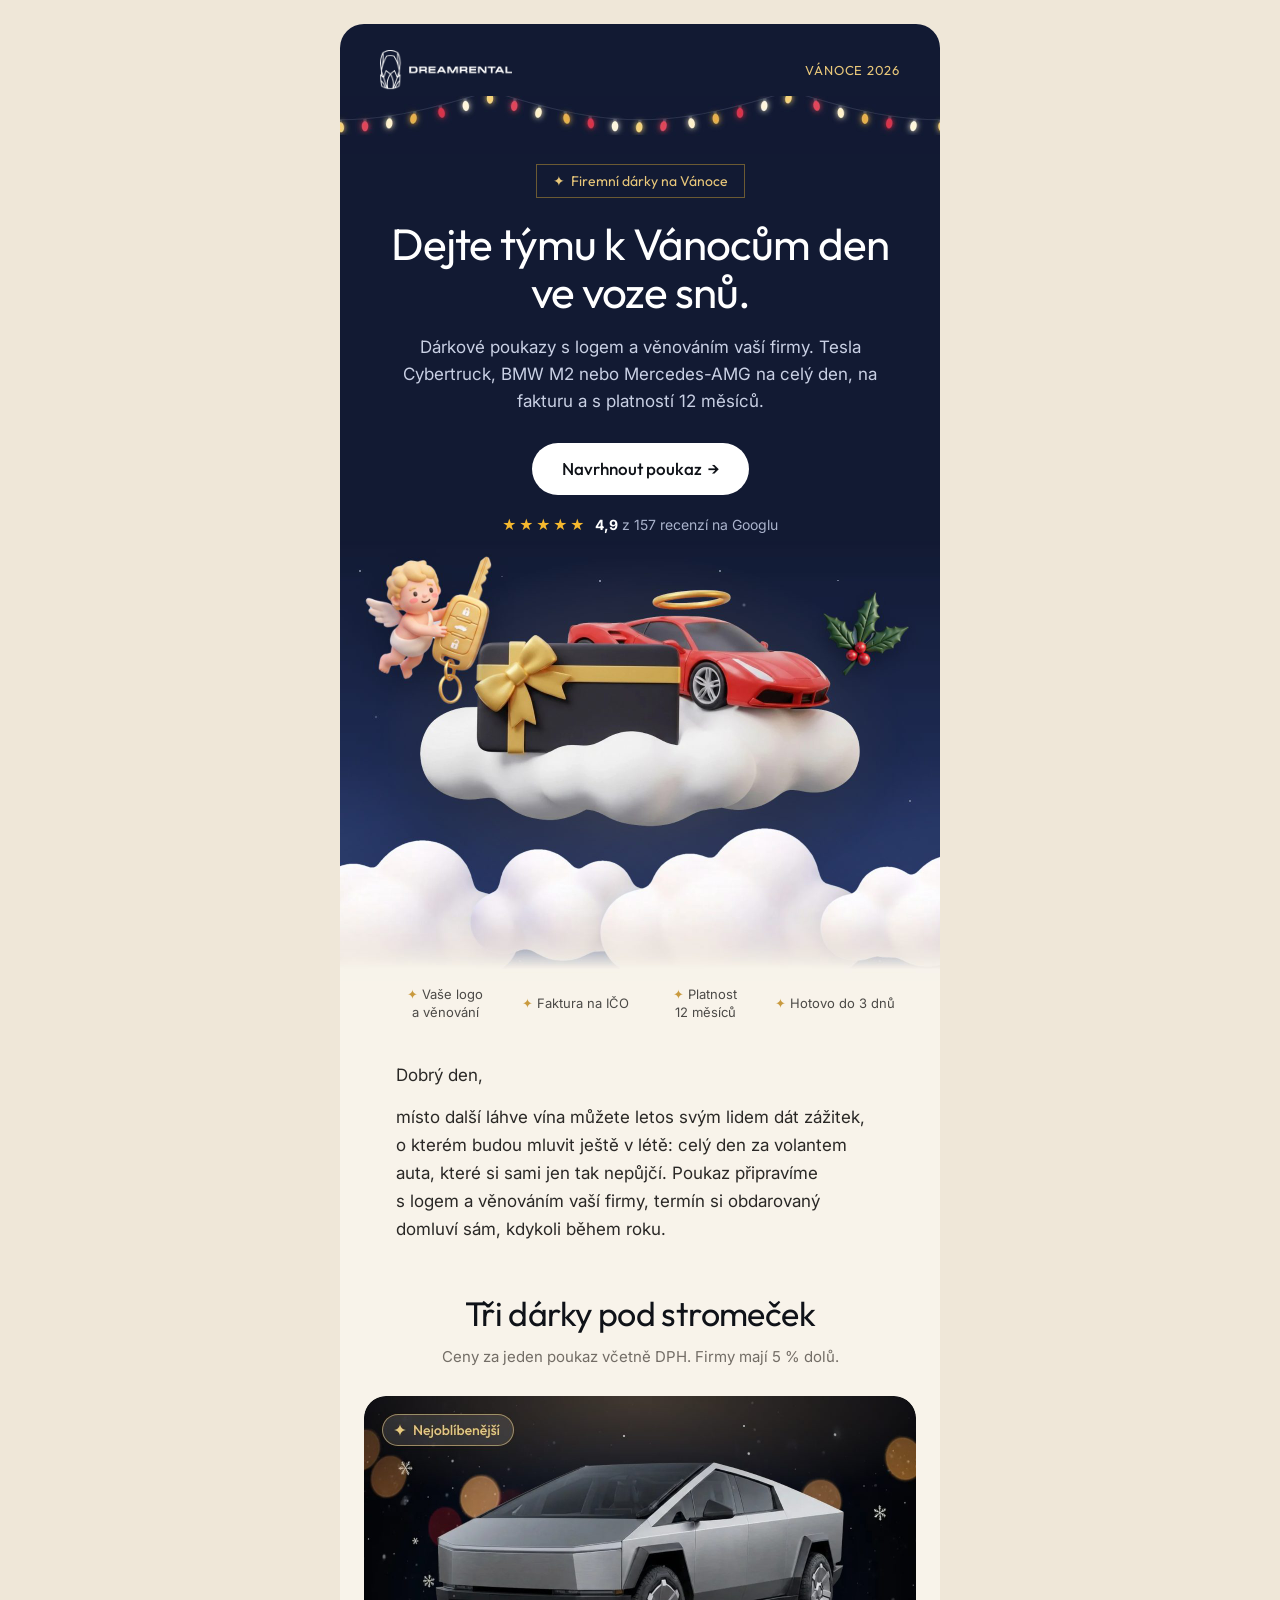
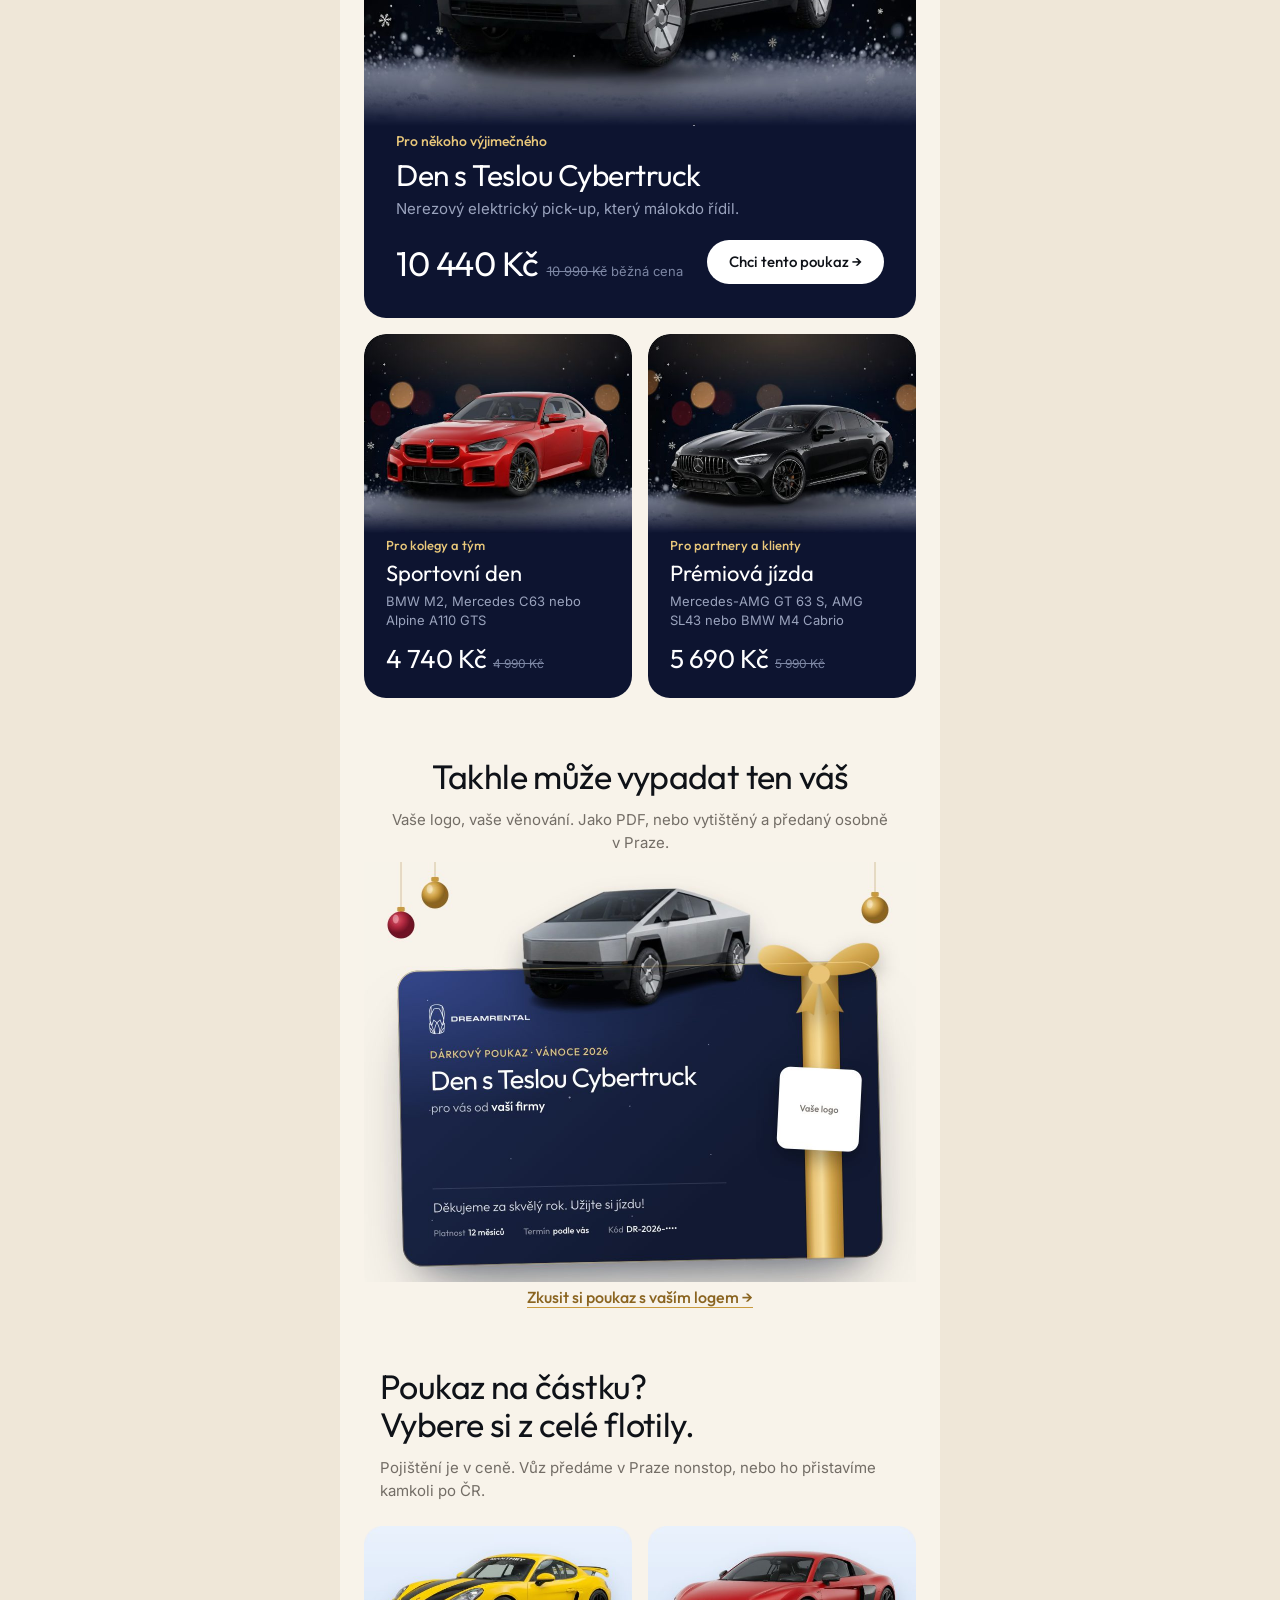
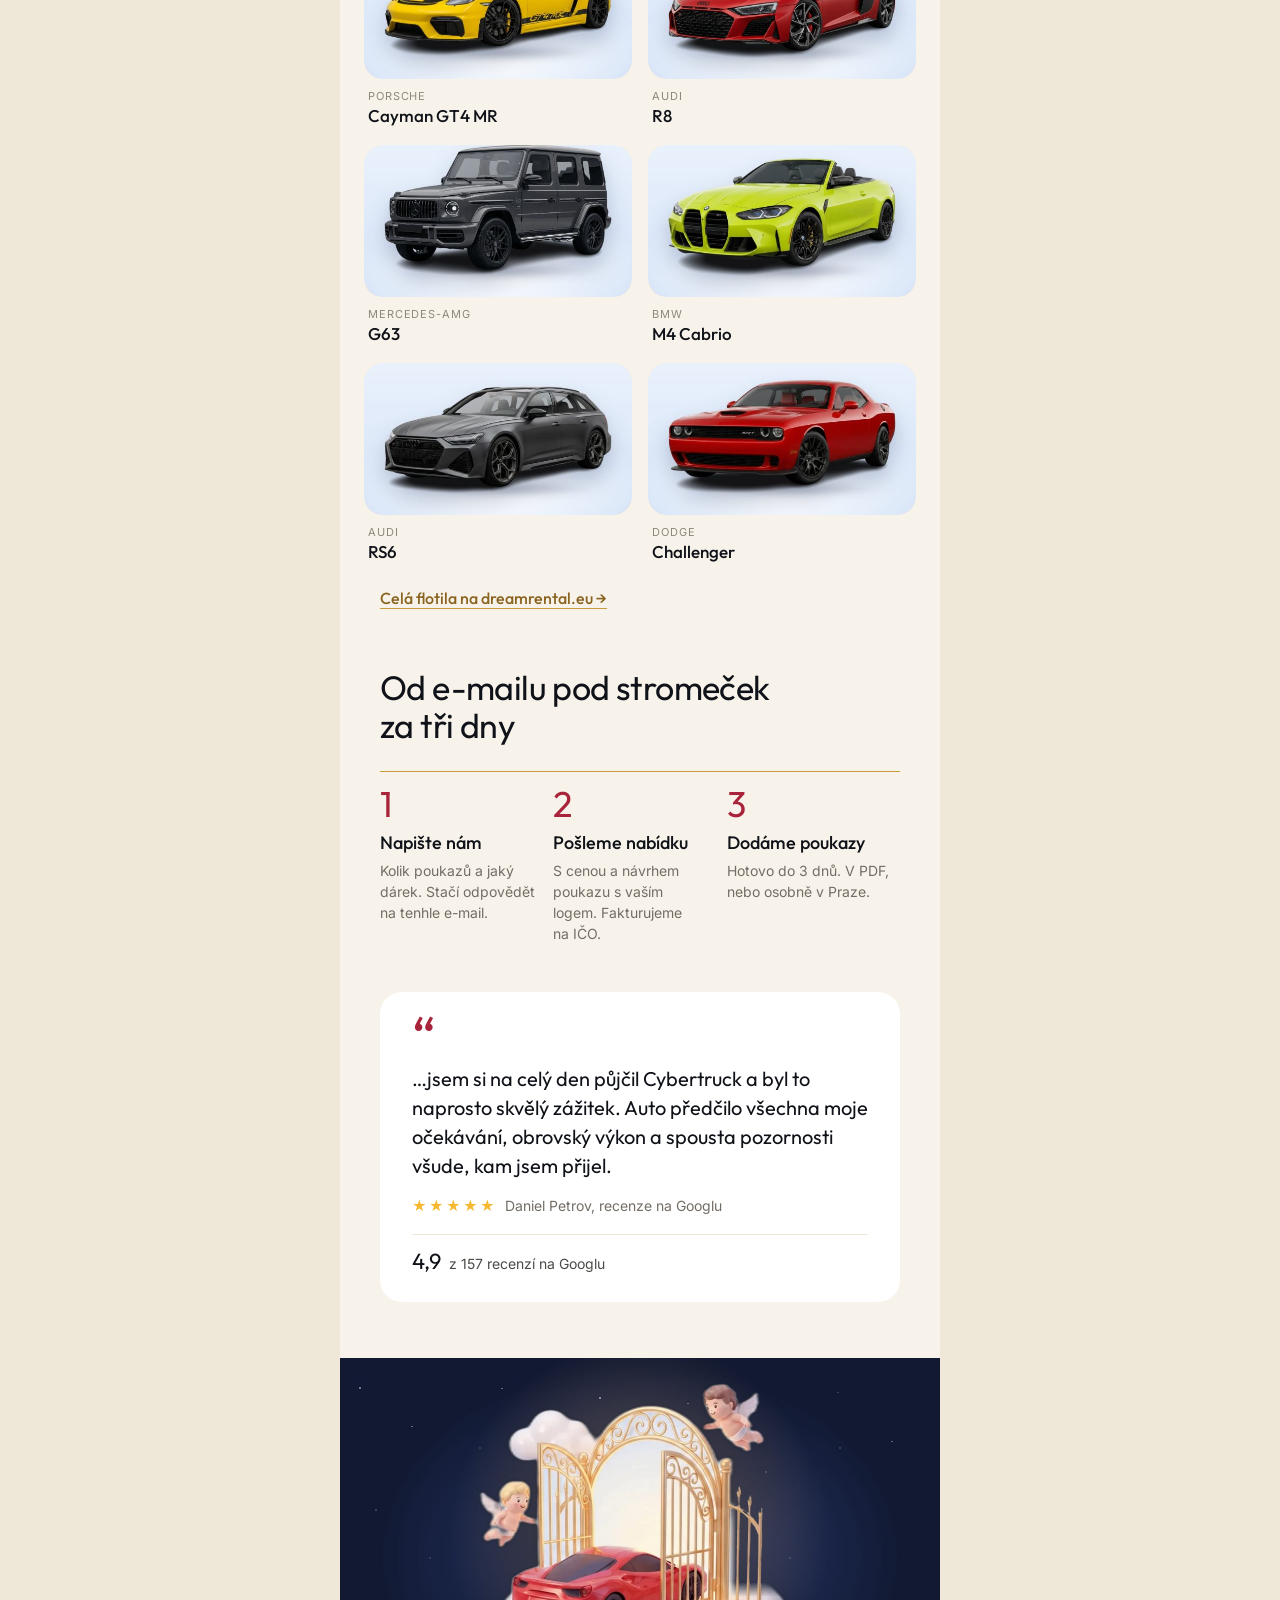
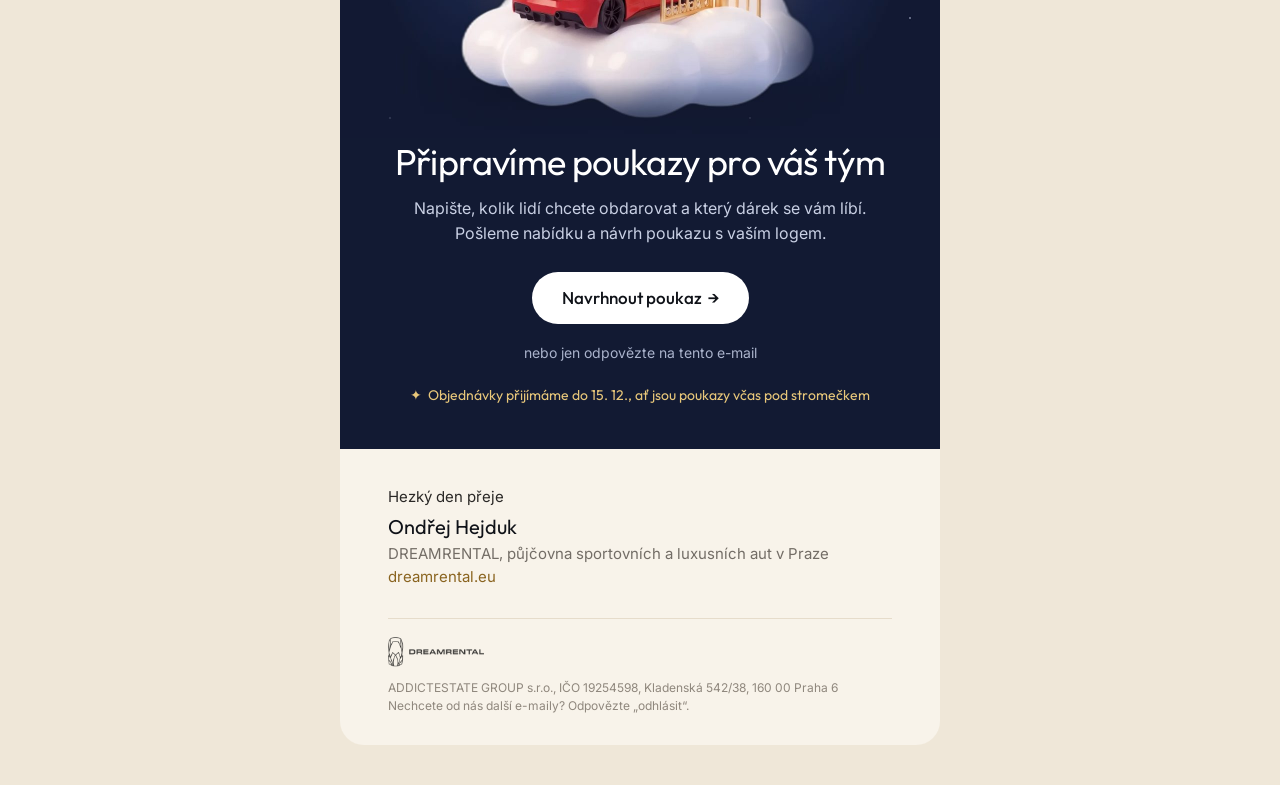
<file: email/mail.html>
<!doctype html>
<html lang="cs" xmlns="http://www.w3.org/1999/xhtml">
<head>
<meta charset="utf-8">
<meta name="viewport" content="width=device-width,initial-scale=1">
<meta name="x-apple-disable-message-reformatting">
<meta name="color-scheme" content="light only">
<meta name="supported-color-schemes" content="light only">
<title>Dejte týmu k Vánocům den ve voze snů</title>
<link href="https://fonts.googleapis.com/css2?family=Outfit:wght@300;400;500&family=Inter:wght@400;500;600&display=swap" rel="stylesheet">
<style>
  body{margin:0!important;padding:0!important;background:#efe7d8;-webkit-text-size-adjust:100%}
  table{border-collapse:collapse}
  img{border:0;outline:none;text-decoration:none;display:block;-ms-interpolation-mode:bicubic}
  a{text-decoration:none}
  .f-d{font-family:'Outfit','Helvetica Neue',Helvetica,Arial,sans-serif}
  .f-t{font-family:'Inter','Helvetica Neue',Helvetica,Arial,sans-serif}
  @media (max-width:620px){
    .obal{width:100%!important}
    .px{padding-left:20px!important;padding-right:20px!important}
    .sl{display:block!important;width:100%!important;padding:0 0 14px!important}
    .sl-l{padding-right:0!important}
    .h1{font-size:34px!important;line-height:38px!important}
    .h2{font-size:28px!important;line-height:32px!important}
    .cena{font-size:30px!important}
    .vyh td{display:block!important;width:100%!important;padding:6px 0!important}
    .krok{display:block!important;width:100%!important;padding:0 0 22px!important}
    .skryt-m{display:none!important}
    .tl-m{text-align:left!important}
  }
</style>
<!--[if mso]><style>.f-d,.f-t,td,a,p{font-family:Arial,sans-serif!important}</style><![endif]-->
</head>
<body style="margin:0;padding:0;background:#efe7d8">

<!-- náhled v seznamu zpráv -->
<div style="display:none;max-height:0;overflow:hidden;mso-hide:all;font-size:1px;line-height:1px;color:#efe7d8;opacity:0">
Tesla Cybertruck, BMW M2 nebo Mercedes-AMG na celý den. S logem vaší firmy, na fakturu a s platností 12 měsíců.&#847;&zwnj;&nbsp;&#847;&zwnj;&nbsp;&#847;&zwnj;&nbsp;&#847;&zwnj;&nbsp;&#847;&zwnj;&nbsp;&#847;&zwnj;&nbsp;&#847;&zwnj;&nbsp;&#847;&zwnj;&nbsp;&#847;&zwnj;&nbsp;&#847;&zwnj;&nbsp;&#847;&zwnj;&nbsp;&#847;&zwnj;&nbsp;
</div>

<table role="presentation" width="100%" cellpadding="0" cellspacing="0" border="0" style="background:#efe7d8">
<tr><td align="center" style="padding:24px 10px 40px">

<table role="presentation" class="obal" width="600" cellpadding="0" cellspacing="0" border="0" style="width:600px;max-width:600px;background:#f8f3ea;border-radius:24px;overflow:hidden">

  <!-- HLAVIČKA -->
  <tr><td bgcolor="#121a33" style="background:#121a33;padding:26px 40px 6px" class="px">
    <table role="presentation" width="100%" cellpadding="0" cellspacing="0" border="0"><tr>
      <td align="left" valign="middle"><a href="https://dreamrental-poukazy.eu/?utm_source=email&utm_medium=email&utm_campaign=poukazy-vanoce"><img src="https://webhunter-navrhy.github.io/dreamrental-poukazy/email/logo-bile.png" width="132" height="40" alt="DREAMRENTAL" style="width:132px;height:auto;color:#ffffff;font:500 16px Arial"></a></td>
      <td align="right" valign="middle" class="f-d skryt-m" style="font-family:'Outfit',Helvetica,Arial,sans-serif;font-size:13px;line-height:16px;color:#e8c77a;letter-spacing:.06em;text-transform:uppercase">Vánoce 2026</td>
    </tr></table>
  </td></tr>
  <tr><td bgcolor="#121a33" style="background:#121a33;line-height:0;font-size:0"><img src="https://webhunter-navrhy.github.io/dreamrental-poukazy/email/svetla.jpg" width="600" alt="" style="width:100%;max-width:600px;height:auto"></td></tr>

  <!-- ÚVOD -->
  <tr><td bgcolor="#121a33" align="center" style="background:#121a33;padding:10px 48px 6px" class="px">
    <table role="presentation" cellpadding="0" cellspacing="0" border="0"><tr>
      <td class="f-d" style="font-family:'Outfit',Helvetica,Arial,sans-serif;font-size:14px;line-height:16px;color:#e8c77a;border:1px solid #6b5a33;border-radius:999px;padding:8px 16px">&#10022;&nbsp; Firemní dárky na Vánoce</td>
    </tr></table>
    <h1 class="f-d h1" style="margin:22px 0 0;font-family:'Outfit',Helvetica,Arial,sans-serif;font-weight:400;font-size:44px;line-height:48px;letter-spacing:-1px;color:#ffffff">Dejte týmu k&nbsp;Vánocům den ve&nbsp;voze snů.</h1>
    <p class="f-t" style="margin:18px 0 0;font-family:'Inter',Helvetica,Arial,sans-serif;font-size:17px;line-height:27px;color:#c9d0e4">Dárkové poukazy s&nbsp;logem a&nbsp;věnováním vaší firmy. Tesla Cybertruck, BMW&nbsp;M2 nebo Mercedes-AMG na&nbsp;celý den, na fakturu a&nbsp;s&nbsp;platností 12&nbsp;měsíců.</p>
    <table role="presentation" cellpadding="0" cellspacing="0" border="0" style="margin:28px auto 0"><tr>
      <td bgcolor="#ffffff" style="background:#ffffff;border-radius:999px">
        <a href="https://dreamrental-poukazy.eu/?utm_source=email&utm_medium=email&utm_campaign=poukazy-vanoce#poukaz" class="f-d" style="display:inline-block;padding:16px 30px;font-family:'Outfit',Helvetica,Arial,sans-serif;font-size:17px;line-height:20px;font-weight:500;color:#0f1218;border-radius:999px">Navrhnout poukaz&nbsp;&nbsp;&rarr;</a>
      </td>
    </tr></table>
    <p class="f-t" style="margin:20px 0 0;font-family:'Inter',Helvetica,Arial,sans-serif;font-size:14px;line-height:20px;color:#aab3cc"><span style="color:#f5b82e;letter-spacing:2px">&#9733;&#9733;&#9733;&#9733;&#9733;</span>&nbsp; <b style="color:#ffffff">4,9</b> z&nbsp;157 recenzí na Googlu</p>
  </td></tr>
  <tr><td bgcolor="#121a33" style="background:#121a33;line-height:0;font-size:0"><a href="https://dreamrental-poukazy.eu/?utm_source=email&utm_medium=email&utm_campaign=poukazy-vanoce"><img src="https://webhunter-navrhy.github.io/dreamrental-poukazy/email/hero.jpg" width="600" alt="Černý dárek se zlatou mašlí a červené sportovní auto na mráčku, andílek nese klíček" style="width:100%;max-width:600px;height:auto"></a></td></tr>

  <!-- VÝHODY -->
  <tr><td class="px" style="padding:4px 40px 0">
    <table role="presentation" class="vyh" width="100%" cellpadding="0" cellspacing="0" border="0"><tr>
      <td class="f-t" align="center" width="25%" style="font-family:'Inter',Helvetica,Arial,sans-serif;font-size:13px;line-height:18px;color:#4c4a47;padding:0 4px"><span style="color:#c99a3e">&#10022;</span> Vaše logo a&nbsp;věnování</td>
      <td class="f-t" align="center" width="25%" style="font-family:'Inter',Helvetica,Arial,sans-serif;font-size:13px;line-height:18px;color:#4c4a47;padding:0 4px"><span style="color:#c99a3e">&#10022;</span> Faktura na&nbsp;IČO</td>
      <td class="f-t" align="center" width="25%" style="font-family:'Inter',Helvetica,Arial,sans-serif;font-size:13px;line-height:18px;color:#4c4a47;padding:0 4px"><span style="color:#c99a3e">&#10022;</span> Platnost 12&nbsp;měsíců</td>
      <td class="f-t" align="center" width="25%" style="font-family:'Inter',Helvetica,Arial,sans-serif;font-size:13px;line-height:18px;color:#4c4a47;padding:0 4px"><span style="color:#c99a3e">&#10022;</span> Hotovo do 3&nbsp;dnů</td>
    </tr></table>
  </td></tr>

  <!-- OSOBNÍ SLOVO -->
  <tr><td class="px f-t" style="padding:40px 56px 0;font-family:'Inter',Helvetica,Arial,sans-serif;font-size:17px;line-height:28px;color:#2a2826">
    <p style="margin:0">Dobrý den,</p>
    <p style="margin:14px 0 0">místo další láhve vína můžete letos svým lidem dát zážitek, o&nbsp;kterém budou mluvit ještě v&nbsp;létě: celý den za volantem auta, které si sami jen tak nepůjčí. Poukaz připravíme s&nbsp;logem a&nbsp;věnováním vaší firmy, termín si obdarovaný domluví sám, kdykoli během roku.</p>
  </td></tr>

  <!-- TŘI DÁRKY -->
  <tr><td class="px" align="center" style="padding:52px 40px 0">
    <h2 class="f-d h2" style="margin:0;font-family:'Outfit',Helvetica,Arial,sans-serif;font-weight:400;font-size:34px;line-height:38px;letter-spacing:-.6px;color:#0f1218">Tři dárky pod stromeček</h2>
    <p class="f-t" style="margin:12px 0 0;font-family:'Inter',Helvetica,Arial,sans-serif;font-size:15px;line-height:23px;color:#736d66">Ceny za jeden poukaz včetně DPH. Firmy mají 5&nbsp;% dolů.</p>
  </td></tr>

  <!-- Cybertruck -->
  <tr><td class="px" style="padding:28px 24px 0">
    <a href="https://dreamrental-poukazy.eu/?utm_source=email&utm_medium=email&utm_campaign=poukazy-vanoce#poukaz" style="display:block"><img src="https://webhunter-navrhy.github.io/dreamrental-poukazy/email/cyber.jpg" width="552" alt="Tesla Cybertruck z flotily DREAMRENTAL" style="width:100%;max-width:552px;height:auto;border-radius:22px 22px 0 0"></a>
    <table role="presentation" width="100%" cellpadding="0" cellspacing="0" border="0"><tr>
      <td bgcolor="#0d1430" style="background:#0d1430;border-radius:0 0 22px 22px;padding:6px 32px 30px">
        <p class="f-d" style="margin:0;font-family:'Outfit',Helvetica,Arial,sans-serif;font-size:14px;line-height:18px;font-weight:500;color:#e8c77a">Pro někoho výjimečného</p>
        <p class="f-d" style="margin:8px 0 0;font-family:'Outfit',Helvetica,Arial,sans-serif;font-size:30px;line-height:34px;font-weight:400;letter-spacing:-.5px;color:#ffffff">Den s&nbsp;Teslou Cybertruck</p>
        <p class="f-t" style="margin:6px 0 0;font-family:'Inter',Helvetica,Arial,sans-serif;font-size:15px;line-height:22px;color:#9aa3bd">Nerezový elektrický pick-up, který málokdo řídil.</p>
        <table role="presentation" width="100%" cellpadding="0" cellspacing="0" border="0" style="margin-top:20px"><tr>
          <td valign="middle" class="sl sl-l" style="padding-right:12px">
            <span class="f-d cena" style="font-family:'Outfit',Helvetica,Arial,sans-serif;font-size:34px;line-height:38px;font-weight:400;color:#ffffff;letter-spacing:-.5px">10&nbsp;440&nbsp;Kč</span>
            <span class="f-t" style="font-family:'Inter',Helvetica,Arial,sans-serif;font-size:13px;color:#7c86a3">&nbsp;<s>10&nbsp;990&nbsp;Kč</s> běžná cena</span>
          </td>
          <td valign="middle" align="right" class="sl tl-m">
            <table role="presentation" cellpadding="0" cellspacing="0" border="0" style="display:inline-table"><tr><td bgcolor="#ffffff" style="background:#ffffff;border-radius:999px">
              <a href="https://dreamrental-poukazy.eu/?utm_source=email&utm_medium=email&utm_campaign=poukazy-vanoce#poukaz" class="f-d" style="display:inline-block;padding:13px 22px;font-family:'Outfit',Helvetica,Arial,sans-serif;font-size:15px;line-height:18px;font-weight:500;color:#0f1218;border-radius:999px;white-space:nowrap">Chci tento poukaz &rarr;</a>
            </td></tr></table>
          </td>
        </tr></table>
      </td>
    </tr></table>
  </td></tr>

  <!-- Sportovní den + Prémiová jízda -->
  <tr><td class="px" style="padding:16px 24px 0">
    <table role="presentation" width="100%" cellpadding="0" cellspacing="0" border="0"><tr>
      <td class="sl sl-l" width="50%" valign="top" style="padding-right:8px">
        <a href="https://dreamrental-poukazy.eu/?utm_source=email&utm_medium=email&utm_campaign=poukazy-vanoce#poukaz" style="display:block"><img src="https://webhunter-navrhy.github.io/dreamrental-poukazy/email/m2.jpg" width="264" alt="Červené BMW M2 z flotily DREAMRENTAL" style="width:100%;height:auto;border-radius:22px 22px 0 0"></a>
        <table role="presentation" width="100%" cellpadding="0" cellspacing="0" border="0"><tr><td bgcolor="#0d1430" style="background:#0d1430;border-radius:0 0 22px 22px;padding:4px 22px 24px">
          <p class="f-d" style="margin:0;font-family:'Outfit',Helvetica,Arial,sans-serif;font-size:13px;line-height:17px;font-weight:500;color:#e8c77a">Pro kolegy a tým</p>
          <p class="f-d" style="margin:6px 0 0;font-family:'Outfit',Helvetica,Arial,sans-serif;font-size:22px;line-height:26px;color:#ffffff">Sportovní den</p>
          <p class="f-t" style="margin:6px 0 0;font-family:'Inter',Helvetica,Arial,sans-serif;font-size:13px;line-height:19px;color:#9aa3bd">BMW M2, Mercedes C63 nebo Alpine A110 GTS</p>
          <p style="margin:14px 0 0"><span class="f-d" style="font-family:'Outfit',Helvetica,Arial,sans-serif;font-size:26px;line-height:30px;color:#ffffff">4&nbsp;740&nbsp;Kč</span><span class="f-t" style="font-family:'Inter',Helvetica,Arial,sans-serif;font-size:12px;color:#7c86a3">&nbsp; <s>4&nbsp;990&nbsp;Kč</s></span></p>
        </td></tr></table>
      </td>
      <td class="sl" width="50%" valign="top" style="padding-left:8px">
        <a href="https://dreamrental-poukazy.eu/?utm_source=email&utm_medium=email&utm_campaign=poukazy-vanoce#poukaz" style="display:block"><img src="https://webhunter-navrhy.github.io/dreamrental-poukazy/email/amg.jpg" width="264" alt="Černý Mercedes-AMG GT 63 S z flotily DREAMRENTAL" style="width:100%;height:auto;border-radius:22px 22px 0 0"></a>
        <table role="presentation" width="100%" cellpadding="0" cellspacing="0" border="0"><tr><td bgcolor="#0d1430" style="background:#0d1430;border-radius:0 0 22px 22px;padding:4px 22px 24px">
          <p class="f-d" style="margin:0;font-family:'Outfit',Helvetica,Arial,sans-serif;font-size:13px;line-height:17px;font-weight:500;color:#e8c77a">Pro partnery a klienty</p>
          <p class="f-d" style="margin:6px 0 0;font-family:'Outfit',Helvetica,Arial,sans-serif;font-size:22px;line-height:26px;color:#ffffff">Prémiová jízda</p>
          <p class="f-t" style="margin:6px 0 0;font-family:'Inter',Helvetica,Arial,sans-serif;font-size:13px;line-height:19px;color:#9aa3bd">Mercedes-AMG GT 63 S, AMG SL43 nebo BMW M4 Cabrio</p>
          <p style="margin:14px 0 0"><span class="f-d" style="font-family:'Outfit',Helvetica,Arial,sans-serif;font-size:26px;line-height:30px;color:#ffffff">5&nbsp;690&nbsp;Kč</span><span class="f-t" style="font-family:'Inter',Helvetica,Arial,sans-serif;font-size:12px;color:#7c86a3">&nbsp; <s>5&nbsp;990&nbsp;Kč</s></span></p>
        </td></tr></table>
      </td>
    </tr></table>
  </td></tr>

  <!-- POUKAZ -->
  <tr><td class="px" align="center" style="padding:60px 40px 0">
    <h2 class="f-d h2" style="margin:0;font-family:'Outfit',Helvetica,Arial,sans-serif;font-weight:400;font-size:34px;line-height:38px;letter-spacing:-.6px;color:#0f1218">Takhle může vypadat ten&nbsp;váš</h2>
    <p class="f-t" style="margin:12px 0 0;font-family:'Inter',Helvetica,Arial,sans-serif;font-size:15px;line-height:23px;color:#736d66">Vaše logo, vaše věnování. Jako PDF, nebo vytištěný a&nbsp;předaný osobně v&nbsp;Praze.</p>
  </td></tr>
  <tr><td class="px" style="padding:8px 24px 0">
    <a href="https://dreamrental-poukazy.eu/?utm_source=email&utm_medium=email&utm_campaign=poukazy-vanoce#poukaz" style="display:block"><img src="https://webhunter-navrhy.github.io/dreamrental-poukazy/email/poukaz.jpg" width="552" alt="Ukázka dárkového poukazu DREAMRENTAL: Den s Teslou Cybertruck, se zlatou stuhou a místem pro logo firmy" style="width:100%;max-width:552px;height:auto"></a>
  </td></tr>
  <tr><td align="center" style="padding:4px 40px 0">
    <a href="https://dreamrental-poukazy.eu/?utm_source=email&utm_medium=email&utm_campaign=poukazy-vanoce#poukaz" class="f-d" style="font-family:'Outfit',Helvetica,Arial,sans-serif;font-size:16px;line-height:22px;font-weight:500;color:#8a6420;border-bottom:1px solid #c99a3e">Zkusit si poukaz s&nbsp;vaším logem &rarr;</a>
  </td></tr>

  <!-- FLOTILA -->
  <tr><td class="px" style="padding:60px 40px 0">
    <h2 class="f-d h2" style="margin:0;font-family:'Outfit',Helvetica,Arial,sans-serif;font-weight:400;font-size:34px;line-height:38px;letter-spacing:-.6px;color:#0f1218">Poukaz na částku?<br>Vybere si z&nbsp;celé flotily.</h2>
    <p class="f-t" style="margin:12px 0 0;font-family:'Inter',Helvetica,Arial,sans-serif;font-size:15px;line-height:23px;color:#736d66">Pojištění je v&nbsp;ceně. Vůz předáme v&nbsp;Praze nonstop, nebo ho přistavíme kamkoli po ČR.</p>
  </td></tr>
  <tr><td class="px" style="padding:24px 24px 0">
    <table role="presentation" width="100%" cellpadding="0" cellspacing="0" border="0"><tr><td width="50%" valign="top" style="padding:0 8px 18px 0px"><a href="https://dreamrental-poukazy.eu/?utm_source=email&utm_medium=email&utm_campaign=poukazy-vanoce" style="display:block"><img src="https://webhunter-navrhy.github.io/dreamrental-poukazy/email/f-porsche-gt4-mr.jpg" width="264" alt="Porsche Cayman GT4 MR" style="width:100%;height:auto;border-radius:18px"></a><p class="f-t" style="margin:10px 0 0 4px;font-family:'Inter',Helvetica,Arial,sans-serif;font-size:11px;line-height:14px;letter-spacing:.08em;text-transform:uppercase;color:#8f877d">Porsche</p><p class="f-d" style="margin:2px 0 0 4px;font-family:'Outfit',Helvetica,Arial,sans-serif;font-size:17px;line-height:22px;font-weight:500;color:#0f1218">Cayman GT4 MR</p></td><td width="50%" valign="top" style="padding:0 0px 18px 8px"><a href="https://dreamrental-poukazy.eu/?utm_source=email&utm_medium=email&utm_campaign=poukazy-vanoce" style="display:block"><img src="https://webhunter-navrhy.github.io/dreamrental-poukazy/email/f-audi-r8.jpg" width="264" alt="Audi R8" style="width:100%;height:auto;border-radius:18px"></a><p class="f-t" style="margin:10px 0 0 4px;font-family:'Inter',Helvetica,Arial,sans-serif;font-size:11px;line-height:14px;letter-spacing:.08em;text-transform:uppercase;color:#8f877d">Audi</p><p class="f-d" style="margin:2px 0 0 4px;font-family:'Outfit',Helvetica,Arial,sans-serif;font-size:17px;line-height:22px;font-weight:500;color:#0f1218">R8</p></td></tr><tr><td width="50%" valign="top" style="padding:0 8px 18px 0px"><a href="https://dreamrental-poukazy.eu/?utm_source=email&utm_medium=email&utm_campaign=poukazy-vanoce" style="display:block"><img src="https://webhunter-navrhy.github.io/dreamrental-poukazy/email/f-mercedes-amg-g63.jpg" width="264" alt="Mercedes-AMG G63" style="width:100%;height:auto;border-radius:18px"></a><p class="f-t" style="margin:10px 0 0 4px;font-family:'Inter',Helvetica,Arial,sans-serif;font-size:11px;line-height:14px;letter-spacing:.08em;text-transform:uppercase;color:#8f877d">Mercedes-AMG</p><p class="f-d" style="margin:2px 0 0 4px;font-family:'Outfit',Helvetica,Arial,sans-serif;font-size:17px;line-height:22px;font-weight:500;color:#0f1218">G63</p></td><td width="50%" valign="top" style="padding:0 0px 18px 8px"><a href="https://dreamrental-poukazy.eu/?utm_source=email&utm_medium=email&utm_campaign=poukazy-vanoce" style="display:block"><img src="https://webhunter-navrhy.github.io/dreamrental-poukazy/email/f-bmw-m4-cabrio.jpg" width="264" alt="BMW M4 Cabrio" style="width:100%;height:auto;border-radius:18px"></a><p class="f-t" style="margin:10px 0 0 4px;font-family:'Inter',Helvetica,Arial,sans-serif;font-size:11px;line-height:14px;letter-spacing:.08em;text-transform:uppercase;color:#8f877d">BMW</p><p class="f-d" style="margin:2px 0 0 4px;font-family:'Outfit',Helvetica,Arial,sans-serif;font-size:17px;line-height:22px;font-weight:500;color:#0f1218">M4 Cabrio</p></td></tr><tr><td width="50%" valign="top" style="padding:0 8px 18px 0px"><a href="https://dreamrental-poukazy.eu/?utm_source=email&utm_medium=email&utm_campaign=poukazy-vanoce" style="display:block"><img src="https://webhunter-navrhy.github.io/dreamrental-poukazy/email/f-audi-rs6.jpg" width="264" alt="Audi RS6" style="width:100%;height:auto;border-radius:18px"></a><p class="f-t" style="margin:10px 0 0 4px;font-family:'Inter',Helvetica,Arial,sans-serif;font-size:11px;line-height:14px;letter-spacing:.08em;text-transform:uppercase;color:#8f877d">Audi</p><p class="f-d" style="margin:2px 0 0 4px;font-family:'Outfit',Helvetica,Arial,sans-serif;font-size:17px;line-height:22px;font-weight:500;color:#0f1218">RS6</p></td><td width="50%" valign="top" style="padding:0 0px 18px 8px"><a href="https://dreamrental-poukazy.eu/?utm_source=email&utm_medium=email&utm_campaign=poukazy-vanoce" style="display:block"><img src="https://webhunter-navrhy.github.io/dreamrental-poukazy/email/f-dodge-challenger.jpg" width="264" alt="Dodge Challenger" style="width:100%;height:auto;border-radius:18px"></a><p class="f-t" style="margin:10px 0 0 4px;font-family:'Inter',Helvetica,Arial,sans-serif;font-size:11px;line-height:14px;letter-spacing:.08em;text-transform:uppercase;color:#8f877d">Dodge</p><p class="f-d" style="margin:2px 0 0 4px;font-family:'Outfit',Helvetica,Arial,sans-serif;font-size:17px;line-height:22px;font-weight:500;color:#0f1218">Challenger</p></td></tr></table>
  </td></tr>
  <tr><td class="px" style="padding:6px 40px 0">
    <a href="https://dreamrental.eu" class="f-d" style="font-family:'Outfit',Helvetica,Arial,sans-serif;font-size:16px;line-height:22px;font-weight:500;color:#8a6420;border-bottom:1px solid #c99a3e">Celá flotila na dreamrental.eu &rarr;</a>
  </td></tr>

  <!-- JAK TO PROBÍHÁ -->
  <tr><td class="px" style="padding:60px 40px 0">
    <h2 class="f-d h2" style="margin:0 0 26px;font-family:'Outfit',Helvetica,Arial,sans-serif;font-weight:400;font-size:34px;line-height:38px;letter-spacing:-.6px;color:#0f1218">Od e-mailu pod stromeček za&nbsp;tři&nbsp;dny</h2>
    <table role="presentation" width="100%" cellpadding="0" cellspacing="0" border="0"><tr>
      <td class="krok" width="33%" valign="top" style="padding-right:16px;border-top:1px solid #c99a3e">
        <p class="f-d" style="margin:14px 0 0;font-family:'Outfit',Helvetica,Arial,sans-serif;font-size:36px;line-height:36px;color:#a8243a">1</p>
        <p class="f-d" style="margin:10px 0 0;font-family:'Outfit',Helvetica,Arial,sans-serif;font-size:18px;line-height:22px;font-weight:500;color:#0f1218">Napište nám</p>
        <p class="f-t" style="margin:6px 0 0;font-family:'Inter',Helvetica,Arial,sans-serif;font-size:14px;line-height:21px;color:#736d66">Kolik poukazů a&nbsp;jaký dárek. Stačí odpovědět na tenhle e-mail.</p>
      </td>
      <td class="krok" width="33%" valign="top" style="padding-right:16px;border-top:1px solid #c99a3e">
        <p class="f-d" style="margin:14px 0 0;font-family:'Outfit',Helvetica,Arial,sans-serif;font-size:36px;line-height:36px;color:#a8243a">2</p>
        <p class="f-d" style="margin:10px 0 0;font-family:'Outfit',Helvetica,Arial,sans-serif;font-size:18px;line-height:22px;font-weight:500;color:#0f1218">Pošleme nabídku</p>
        <p class="f-t" style="margin:6px 0 0;font-family:'Inter',Helvetica,Arial,sans-serif;font-size:14px;line-height:21px;color:#736d66">S&nbsp;cenou a&nbsp;návrhem poukazu s&nbsp;vaším logem. Fakturujeme na&nbsp;IČO.</p>
      </td>
      <td class="krok" width="33%" valign="top" style="border-top:1px solid #c99a3e">
        <p class="f-d" style="margin:14px 0 0;font-family:'Outfit',Helvetica,Arial,sans-serif;font-size:36px;line-height:36px;color:#a8243a">3</p>
        <p class="f-d" style="margin:10px 0 0;font-family:'Outfit',Helvetica,Arial,sans-serif;font-size:18px;line-height:22px;font-weight:500;color:#0f1218">Dodáme poukazy</p>
        <p class="f-t" style="margin:6px 0 0;font-family:'Inter',Helvetica,Arial,sans-serif;font-size:14px;line-height:21px;color:#736d66">Hotovo do 3&nbsp;dnů. V&nbsp;PDF, nebo osobně v&nbsp;Praze.</p>
      </td>
    </tr></table>
  </td></tr>

  <!-- RECENZE -->
  <tr><td class="px" style="padding:48px 40px 0">
    <table role="presentation" width="100%" cellpadding="0" cellspacing="0" border="0"><tr>
      <td bgcolor="#ffffff" style="background:#ffffff;border-radius:22px;padding:30px 32px 28px">
        <p class="f-d" style="margin:0;font-family:'Outfit',Helvetica,Arial,sans-serif;font-size:56px;line-height:30px;color:#a8243a">&ldquo;</p>
        <p class="f-d" style="margin:12px 0 0;font-family:'Outfit',Helvetica,Arial,sans-serif;font-size:20px;line-height:29px;color:#0f1218">…jsem si na celý den půjčil Cybertruck a&nbsp;byl to naprosto skvělý zážitek. Auto předčilo všechna moje očekávání, obrovský výkon a&nbsp;spousta pozornosti všude, kam jsem přijel.</p>
        <p class="f-t" style="margin:16px 0 0;font-family:'Inter',Helvetica,Arial,sans-serif;font-size:14px;line-height:20px;color:#736d66"><span style="color:#f5b82e;letter-spacing:2px">&#9733;&#9733;&#9733;&#9733;&#9733;</span>&nbsp; Daniel Petrov, recenze na Googlu</p>
        <p class="f-t" style="margin:18px 0 0;padding-top:16px;border-top:1px solid #efe7d8;font-family:'Inter',Helvetica,Arial,sans-serif;font-size:14px;line-height:20px;color:#4c4a47"><b style="font-family:'Outfit',Helvetica,Arial,sans-serif;font-size:22px;font-weight:400;color:#0f1218">4,9</b>&nbsp; z&nbsp;157 recenzí na Googlu</p>
      </td>
    </tr></table>
  </td></tr>

  <!-- ZLATÁ BRÁNA -->
  <tr><td style="padding:56px 0 0;line-height:0;font-size:0"><img src="https://webhunter-navrhy.github.io/dreamrental-poukazy/email/brana.jpg" width="600" alt="Zlatá brána na mráčku, za ní červené sportovní auto a dva andílci" style="width:100%;max-width:600px;height:auto"></td></tr>
  <tr><td bgcolor="#121a33" class="px" align="center" style="background:#121a33;padding:4px 48px 44px">
    <h2 class="f-d h2" style="margin:0;font-family:'Outfit',Helvetica,Arial,sans-serif;font-weight:400;font-size:36px;line-height:40px;letter-spacing:-.6px;color:#ffffff">Připravíme poukazy pro&nbsp;váš tým</h2>
    <p class="f-t" style="margin:14px 0 0;font-family:'Inter',Helvetica,Arial,sans-serif;font-size:16px;line-height:25px;color:#c9d0e4">Napište, kolik lidí chcete obdarovat a&nbsp;který dárek se vám líbí. Pošleme nabídku a&nbsp;návrh poukazu s&nbsp;vaším logem.</p>
    <table role="presentation" cellpadding="0" cellspacing="0" border="0" style="margin:26px auto 0"><tr>
      <td bgcolor="#ffffff" style="background:#ffffff;border-radius:999px">
        <a href="https://dreamrental-poukazy.eu/?utm_source=email&utm_medium=email&utm_campaign=poukazy-vanoce#poukaz" class="f-d" style="display:inline-block;padding:16px 30px;font-family:'Outfit',Helvetica,Arial,sans-serif;font-size:17px;line-height:20px;font-weight:500;color:#0f1218;border-radius:999px">Navrhnout poukaz&nbsp;&nbsp;&rarr;</a>
      </td>
    </tr></table>
    <p class="f-t" style="margin:18px 0 0;font-family:'Inter',Helvetica,Arial,sans-serif;font-size:14px;line-height:21px;color:#aab3cc">nebo jen odpovězte na tento e-mail</p>
    <p class="f-d" style="margin:22px 0 0;font-family:'Outfit',Helvetica,Arial,sans-serif;font-size:14px;line-height:20px;color:#e8c77a">&#10022;&nbsp; Objednávky přijímáme do 15.&nbsp;12., ať jsou poukazy včas pod stromečkem</p>
  </td></tr>

  <!-- PODPIS -->
  <tr><td class="px f-t" style="padding:36px 48px 8px;font-family:'Inter',Helvetica,Arial,sans-serif;font-size:15px;line-height:23px;color:#2a2826">
    <p style="margin:0">Hezký den přeje</p>
    <p class="f-d" style="margin:6px 0 0;font-family:'Outfit',Helvetica,Arial,sans-serif;font-size:20px;line-height:26px;color:#0f1218">Ondřej Hejduk</p>
    <p style="margin:2px 0 0;color:#736d66">DREAMRENTAL, půjčovna sportovních a&nbsp;luxusních aut v&nbsp;Praze<br><a href="https://dreamrental.eu" style="color:#8a6420">dreamrental.eu</a></p>
  </td></tr>
  <tr><td class="px" style="padding:22px 48px 30px">
    <table role="presentation" width="100%" cellpadding="0" cellspacing="0" border="0"><tr><td style="border-top:1px solid #e6dccb;padding-top:18px">
      <img src="https://webhunter-navrhy.github.io/dreamrental-poukazy/email/logo-tmave.png" width="96" alt="DREAMRENTAL" style="width:96px;height:auto;opacity:.75">
      <p class="f-t" style="margin:12px 0 0;font-family:'Inter',Helvetica,Arial,sans-serif;font-size:12px;line-height:18px;color:#8f877d">ADDICTESTATE GROUP s.r.o., IČO 19254598, Kladenská 542/38, 160&nbsp;00 Praha&nbsp;6<br>Nechcete od nás další e-maily? Odpovězte „odhlásit“.</p>
    </td></tr></table>
  </td></tr>

</table>
</td></tr>
</table>
</body>
</html>
</file>
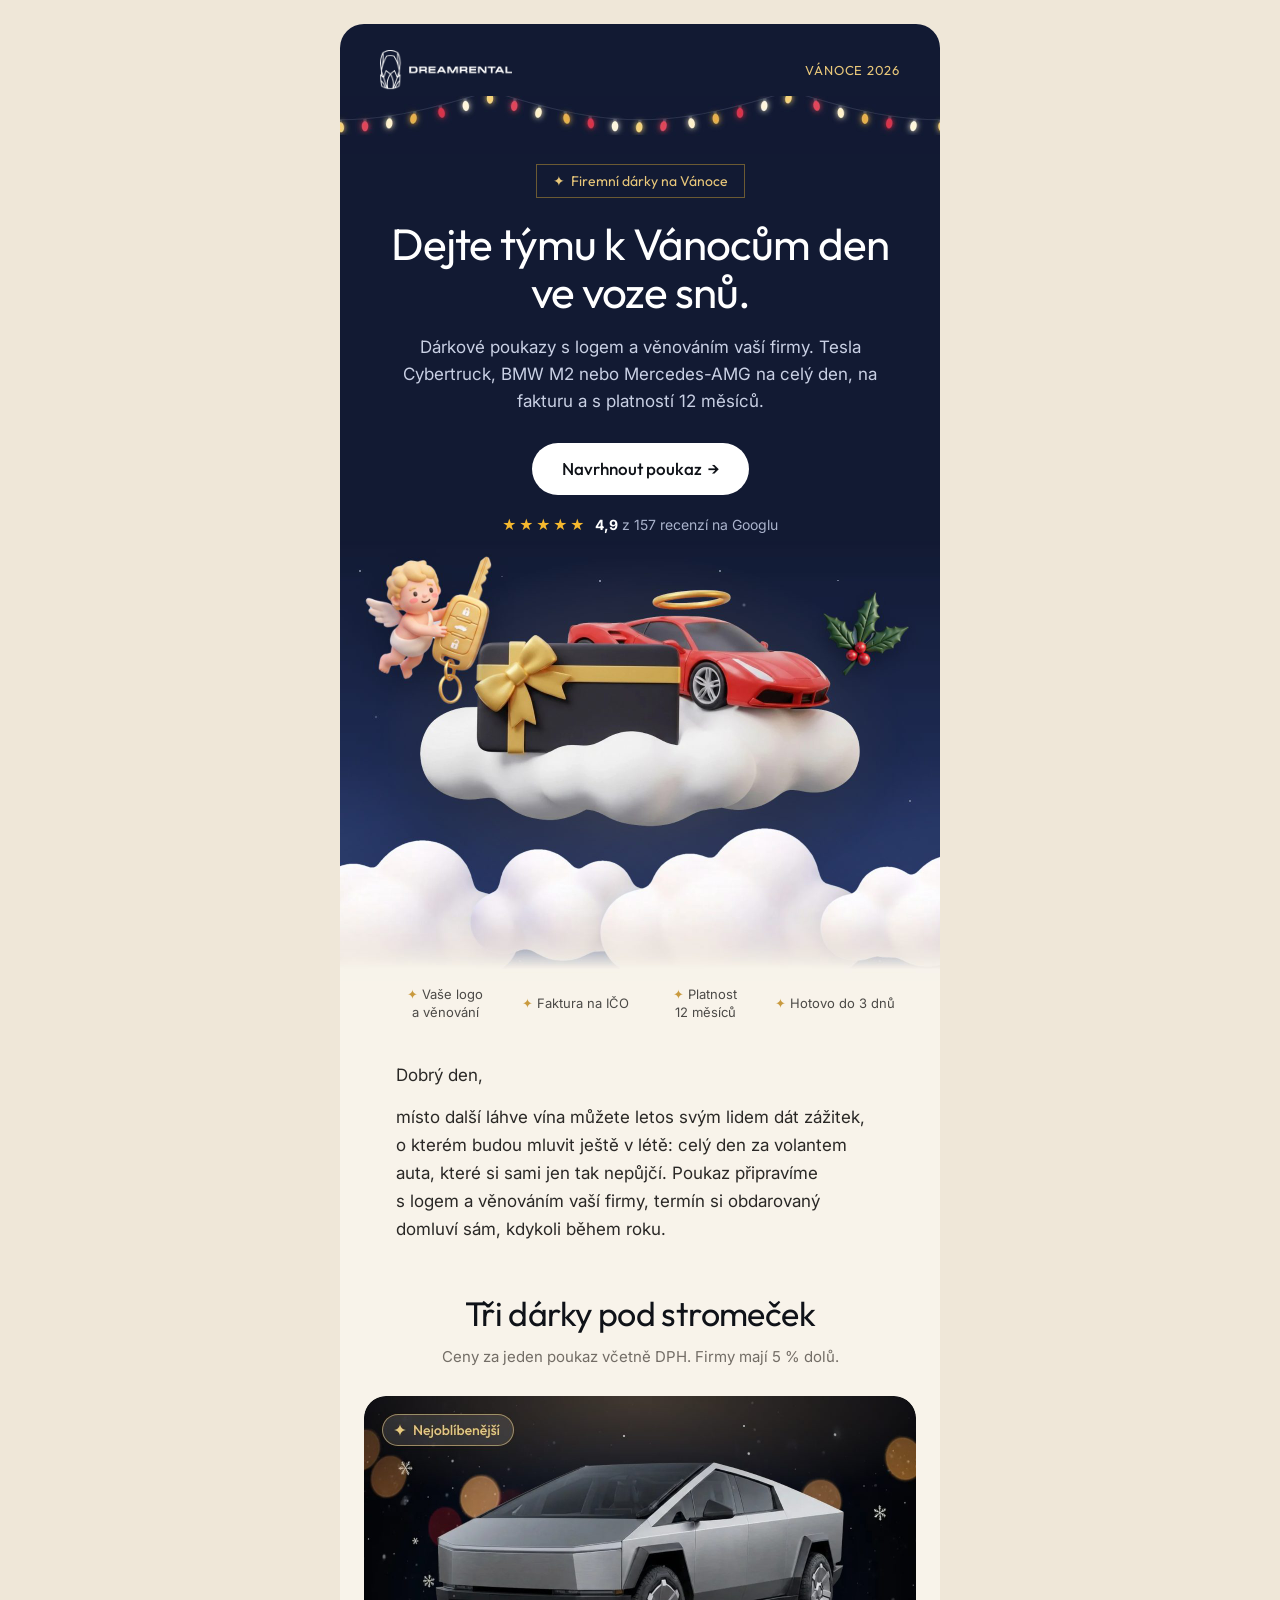
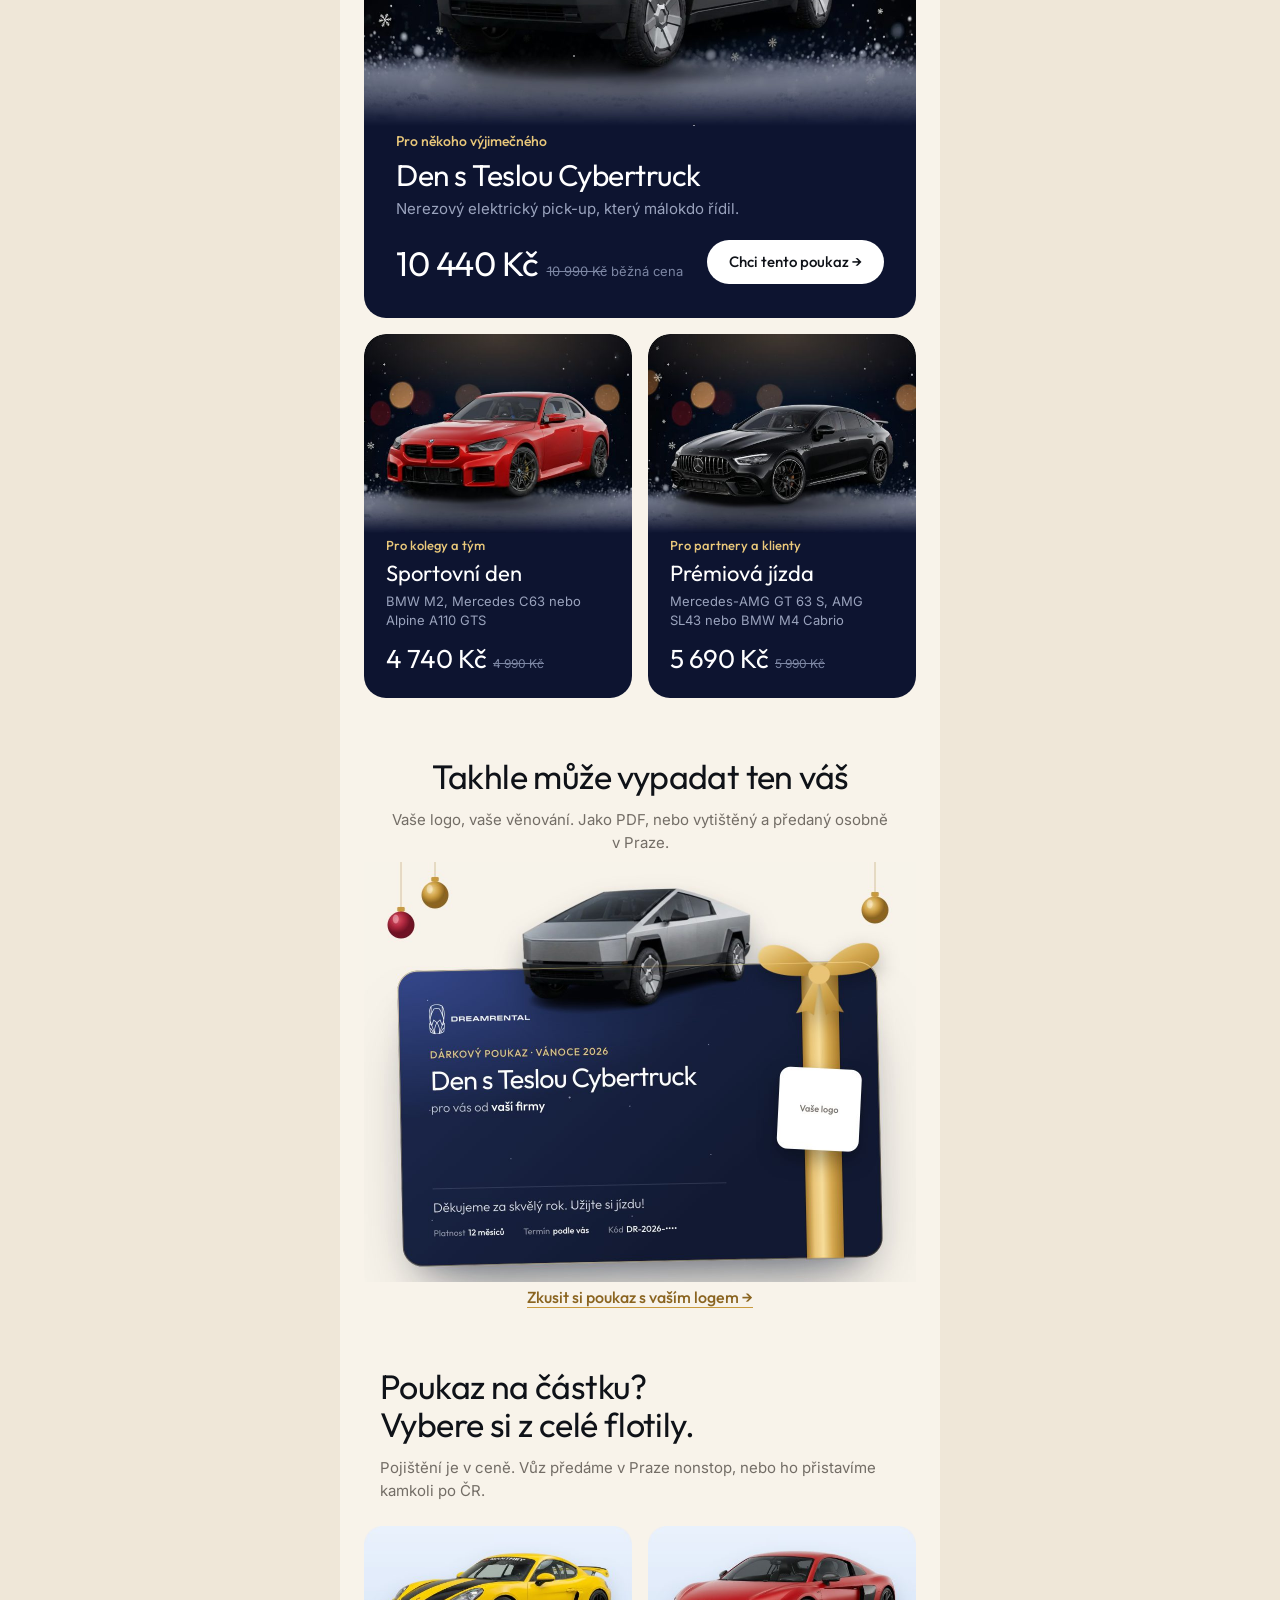
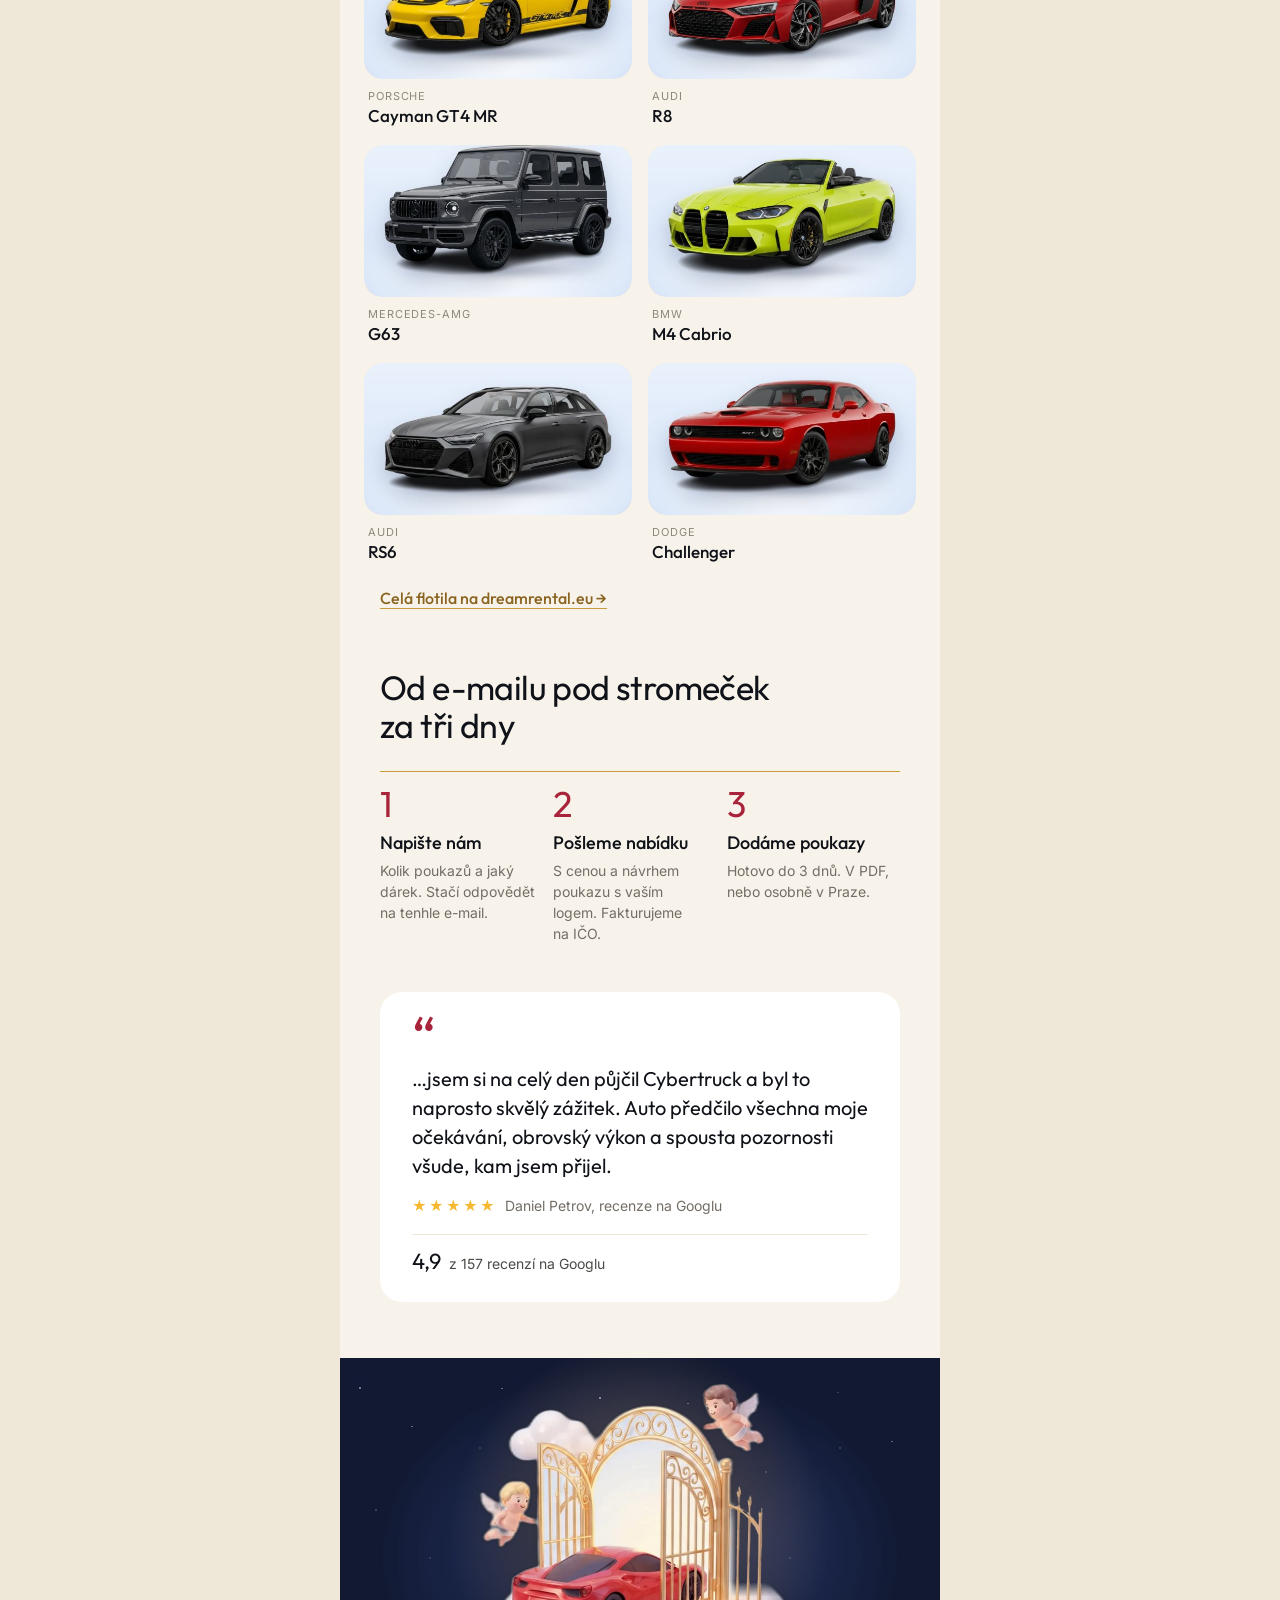
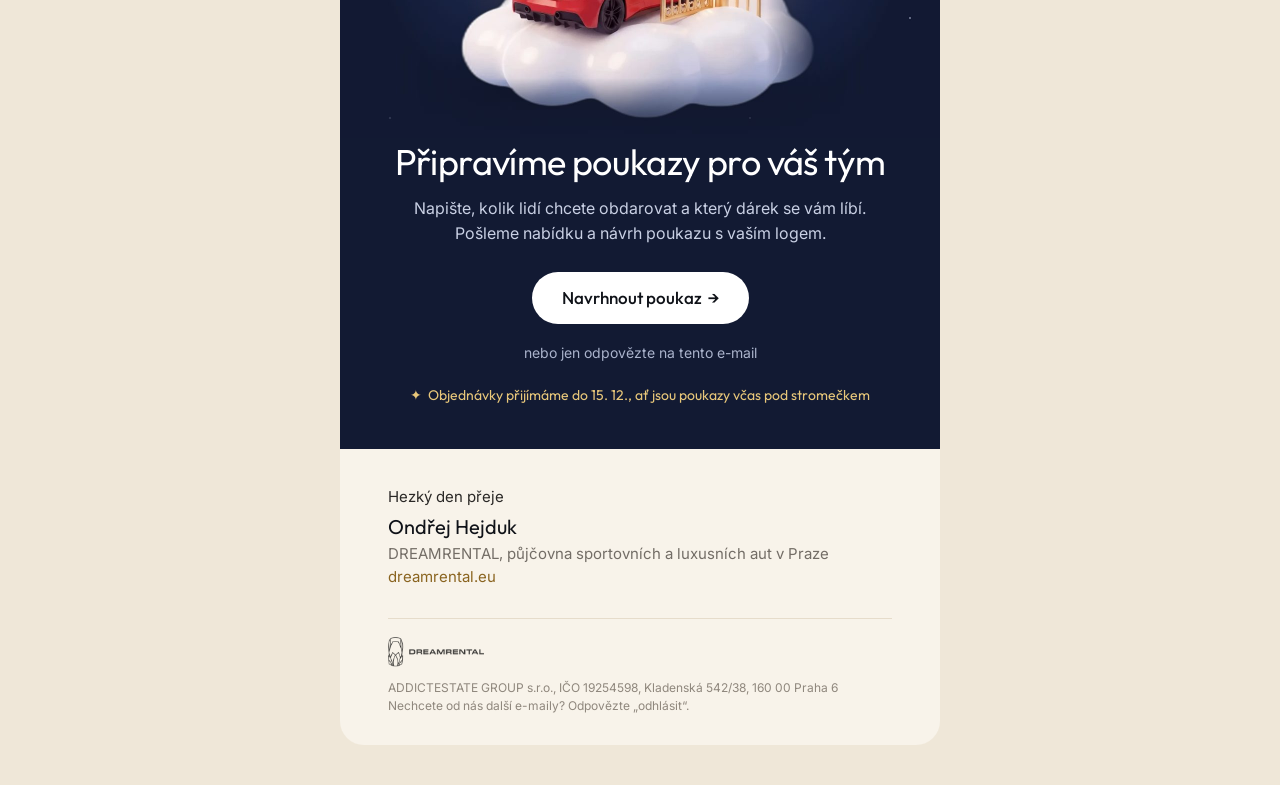
<file: email/nahled.html>
<!doctype html>
<html lang="cs" xmlns="http://www.w3.org/1999/xhtml">
<head>
<meta charset="utf-8">
<meta name="viewport" content="width=device-width,initial-scale=1">
<meta name="x-apple-disable-message-reformatting">
<meta name="color-scheme" content="light only">
<meta name="supported-color-schemes" content="light only">
<title>Dejte týmu k Vánocům den ve voze snů</title>
<link href="https://fonts.googleapis.com/css2?family=Outfit:wght@300;400;500&family=Inter:wght@400;500;600&display=swap" rel="stylesheet">
<style>
  body{margin:0!important;padding:0!important;background:#efe7d8;-webkit-text-size-adjust:100%}
  table{border-collapse:collapse}
  img{border:0;outline:none;text-decoration:none;display:block;-ms-interpolation-mode:bicubic}
  a{text-decoration:none}
  .f-d{font-family:'Outfit','Helvetica Neue',Helvetica,Arial,sans-serif}
  .f-t{font-family:'Inter','Helvetica Neue',Helvetica,Arial,sans-serif}
  @media (max-width:620px){
    .obal{width:100%!important}
    .px{padding-left:20px!important;padding-right:20px!important}
    .sl{display:block!important;width:100%!important;padding:0 0 14px!important}
    .sl-l{padding-right:0!important}
    .h1{font-size:34px!important;line-height:38px!important}
    .h2{font-size:28px!important;line-height:32px!important}
    .cena{font-size:30px!important}
    .vyh td{display:block!important;width:100%!important;padding:6px 0!important}
    .krok{display:block!important;width:100%!important;padding:0 0 22px!important}
    .skryt-m{display:none!important}
    .tl-m{text-align:left!important}
  }
</style>
<!--[if mso]><style>.f-d,.f-t,td,a,p{font-family:Arial,sans-serif!important}</style><![endif]-->
</head>
<body style="margin:0;padding:0;background:#efe7d8">

<!-- náhled v seznamu zpráv -->
<div style="display:none;max-height:0;overflow:hidden;mso-hide:all;font-size:1px;line-height:1px;color:#efe7d8;opacity:0">
Tesla Cybertruck, BMW M2 nebo Mercedes-AMG na celý den. S logem vaší firmy, na fakturu a s platností 12 měsíců.&#847;&zwnj;&nbsp;&#847;&zwnj;&nbsp;&#847;&zwnj;&nbsp;&#847;&zwnj;&nbsp;&#847;&zwnj;&nbsp;&#847;&zwnj;&nbsp;&#847;&zwnj;&nbsp;&#847;&zwnj;&nbsp;&#847;&zwnj;&nbsp;&#847;&zwnj;&nbsp;&#847;&zwnj;&nbsp;&#847;&zwnj;&nbsp;
</div>

<table role="presentation" width="100%" cellpadding="0" cellspacing="0" border="0" style="background:#efe7d8">
<tr><td align="center" style="padding:24px 10px 40px">

<table role="presentation" class="obal" width="600" cellpadding="0" cellspacing="0" border="0" style="width:600px;max-width:600px;background:#f8f3ea;border-radius:24px;overflow:hidden">

  <!-- HLAVIČKA -->
  <tr><td bgcolor="#121a33" style="background:#121a33;padding:26px 40px 6px" class="px">
    <table role="presentation" width="100%" cellpadding="0" cellspacing="0" border="0"><tr>
      <td align="left" valign="middle"><a href="https://dreamrental-poukazy.eu/?utm_source=email&utm_medium=email&utm_campaign=poukazy-vanoce"><img src="../static/email/logo-bile.png" width="132" height="40" alt="DREAMRENTAL" style="width:132px;height:auto;color:#ffffff;font:500 16px Arial"></a></td>
      <td align="right" valign="middle" class="f-d skryt-m" style="font-family:'Outfit',Helvetica,Arial,sans-serif;font-size:13px;line-height:16px;color:#e8c77a;letter-spacing:.06em;text-transform:uppercase">Vánoce 2026</td>
    </tr></table>
  </td></tr>
  <tr><td bgcolor="#121a33" style="background:#121a33;line-height:0;font-size:0"><img src="../static/email/svetla.jpg" width="600" alt="" style="width:100%;max-width:600px;height:auto"></td></tr>

  <!-- ÚVOD -->
  <tr><td bgcolor="#121a33" align="center" style="background:#121a33;padding:10px 48px 6px" class="px">
    <table role="presentation" cellpadding="0" cellspacing="0" border="0"><tr>
      <td class="f-d" style="font-family:'Outfit',Helvetica,Arial,sans-serif;font-size:14px;line-height:16px;color:#e8c77a;border:1px solid #6b5a33;border-radius:999px;padding:8px 16px">&#10022;&nbsp; Firemní dárky na Vánoce</td>
    </tr></table>
    <h1 class="f-d h1" style="margin:22px 0 0;font-family:'Outfit',Helvetica,Arial,sans-serif;font-weight:400;font-size:44px;line-height:48px;letter-spacing:-1px;color:#ffffff">Dejte týmu k&nbsp;Vánocům den ve&nbsp;voze snů.</h1>
    <p class="f-t" style="margin:18px 0 0;font-family:'Inter',Helvetica,Arial,sans-serif;font-size:17px;line-height:27px;color:#c9d0e4">Dárkové poukazy s&nbsp;logem a&nbsp;věnováním vaší firmy. Tesla Cybertruck, BMW&nbsp;M2 nebo Mercedes-AMG na&nbsp;celý den, na fakturu a&nbsp;s&nbsp;platností 12&nbsp;měsíců.</p>
    <table role="presentation" cellpadding="0" cellspacing="0" border="0" style="margin:28px auto 0"><tr>
      <td bgcolor="#ffffff" style="background:#ffffff;border-radius:999px">
        <a href="https://dreamrental-poukazy.eu/?utm_source=email&utm_medium=email&utm_campaign=poukazy-vanoce#poukaz" class="f-d" style="display:inline-block;padding:16px 30px;font-family:'Outfit',Helvetica,Arial,sans-serif;font-size:17px;line-height:20px;font-weight:500;color:#0f1218;border-radius:999px">Navrhnout poukaz&nbsp;&nbsp;&rarr;</a>
      </td>
    </tr></table>
    <p class="f-t" style="margin:20px 0 0;font-family:'Inter',Helvetica,Arial,sans-serif;font-size:14px;line-height:20px;color:#aab3cc"><span style="color:#f5b82e;letter-spacing:2px">&#9733;&#9733;&#9733;&#9733;&#9733;</span>&nbsp; <b style="color:#ffffff">4,9</b> z&nbsp;157 recenzí na Googlu</p>
  </td></tr>
  <tr><td bgcolor="#121a33" style="background:#121a33;line-height:0;font-size:0"><a href="https://dreamrental-poukazy.eu/?utm_source=email&utm_medium=email&utm_campaign=poukazy-vanoce"><img src="../static/email/hero.jpg" width="600" alt="Černý dárek se zlatou mašlí a červené sportovní auto na mráčku, andílek nese klíček" style="width:100%;max-width:600px;height:auto"></a></td></tr>

  <!-- VÝHODY -->
  <tr><td class="px" style="padding:4px 40px 0">
    <table role="presentation" class="vyh" width="100%" cellpadding="0" cellspacing="0" border="0"><tr>
      <td class="f-t" align="center" width="25%" style="font-family:'Inter',Helvetica,Arial,sans-serif;font-size:13px;line-height:18px;color:#4c4a47;padding:0 4px"><span style="color:#c99a3e">&#10022;</span> Vaše logo a&nbsp;věnování</td>
      <td class="f-t" align="center" width="25%" style="font-family:'Inter',Helvetica,Arial,sans-serif;font-size:13px;line-height:18px;color:#4c4a47;padding:0 4px"><span style="color:#c99a3e">&#10022;</span> Faktura na&nbsp;IČO</td>
      <td class="f-t" align="center" width="25%" style="font-family:'Inter',Helvetica,Arial,sans-serif;font-size:13px;line-height:18px;color:#4c4a47;padding:0 4px"><span style="color:#c99a3e">&#10022;</span> Platnost 12&nbsp;měsíců</td>
      <td class="f-t" align="center" width="25%" style="font-family:'Inter',Helvetica,Arial,sans-serif;font-size:13px;line-height:18px;color:#4c4a47;padding:0 4px"><span style="color:#c99a3e">&#10022;</span> Hotovo do 3&nbsp;dnů</td>
    </tr></table>
  </td></tr>

  <!-- OSOBNÍ SLOVO -->
  <tr><td class="px f-t" style="padding:40px 56px 0;font-family:'Inter',Helvetica,Arial,sans-serif;font-size:17px;line-height:28px;color:#2a2826">
    <p style="margin:0">Dobrý den,</p>
    <p style="margin:14px 0 0">místo další láhve vína můžete letos svým lidem dát zážitek, o&nbsp;kterém budou mluvit ještě v&nbsp;létě: celý den za volantem auta, které si sami jen tak nepůjčí. Poukaz připravíme s&nbsp;logem a&nbsp;věnováním vaší firmy, termín si obdarovaný domluví sám, kdykoli během roku.</p>
  </td></tr>

  <!-- TŘI DÁRKY -->
  <tr><td class="px" align="center" style="padding:52px 40px 0">
    <h2 class="f-d h2" style="margin:0;font-family:'Outfit',Helvetica,Arial,sans-serif;font-weight:400;font-size:34px;line-height:38px;letter-spacing:-.6px;color:#0f1218">Tři dárky pod stromeček</h2>
    <p class="f-t" style="margin:12px 0 0;font-family:'Inter',Helvetica,Arial,sans-serif;font-size:15px;line-height:23px;color:#736d66">Ceny za jeden poukaz včetně DPH. Firmy mají 5&nbsp;% dolů.</p>
  </td></tr>

  <!-- Cybertruck -->
  <tr><td class="px" style="padding:28px 24px 0">
    <a href="https://dreamrental-poukazy.eu/?utm_source=email&utm_medium=email&utm_campaign=poukazy-vanoce#poukaz" style="display:block"><img src="../static/email/cyber.jpg" width="552" alt="Tesla Cybertruck z flotily DREAMRENTAL" style="width:100%;max-width:552px;height:auto;border-radius:22px 22px 0 0"></a>
    <table role="presentation" width="100%" cellpadding="0" cellspacing="0" border="0"><tr>
      <td bgcolor="#0d1430" style="background:#0d1430;border-radius:0 0 22px 22px;padding:6px 32px 30px">
        <p class="f-d" style="margin:0;font-family:'Outfit',Helvetica,Arial,sans-serif;font-size:14px;line-height:18px;font-weight:500;color:#e8c77a">Pro někoho výjimečného</p>
        <p class="f-d" style="margin:8px 0 0;font-family:'Outfit',Helvetica,Arial,sans-serif;font-size:30px;line-height:34px;font-weight:400;letter-spacing:-.5px;color:#ffffff">Den s&nbsp;Teslou Cybertruck</p>
        <p class="f-t" style="margin:6px 0 0;font-family:'Inter',Helvetica,Arial,sans-serif;font-size:15px;line-height:22px;color:#9aa3bd">Nerezový elektrický pick-up, který málokdo řídil.</p>
        <table role="presentation" width="100%" cellpadding="0" cellspacing="0" border="0" style="margin-top:20px"><tr>
          <td valign="middle" class="sl sl-l" style="padding-right:12px">
            <span class="f-d cena" style="font-family:'Outfit',Helvetica,Arial,sans-serif;font-size:34px;line-height:38px;font-weight:400;color:#ffffff;letter-spacing:-.5px">10&nbsp;440&nbsp;Kč</span>
            <span class="f-t" style="font-family:'Inter',Helvetica,Arial,sans-serif;font-size:13px;color:#7c86a3">&nbsp;<s>10&nbsp;990&nbsp;Kč</s> běžná cena</span>
          </td>
          <td valign="middle" align="right" class="sl tl-m">
            <table role="presentation" cellpadding="0" cellspacing="0" border="0" style="display:inline-table"><tr><td bgcolor="#ffffff" style="background:#ffffff;border-radius:999px">
              <a href="https://dreamrental-poukazy.eu/?utm_source=email&utm_medium=email&utm_campaign=poukazy-vanoce#poukaz" class="f-d" style="display:inline-block;padding:13px 22px;font-family:'Outfit',Helvetica,Arial,sans-serif;font-size:15px;line-height:18px;font-weight:500;color:#0f1218;border-radius:999px;white-space:nowrap">Chci tento poukaz &rarr;</a>
            </td></tr></table>
          </td>
        </tr></table>
      </td>
    </tr></table>
  </td></tr>

  <!-- Sportovní den + Prémiová jízda -->
  <tr><td class="px" style="padding:16px 24px 0">
    <table role="presentation" width="100%" cellpadding="0" cellspacing="0" border="0"><tr>
      <td class="sl sl-l" width="50%" valign="top" style="padding-right:8px">
        <a href="https://dreamrental-poukazy.eu/?utm_source=email&utm_medium=email&utm_campaign=poukazy-vanoce#poukaz" style="display:block"><img src="../static/email/m2.jpg" width="264" alt="Červené BMW M2 z flotily DREAMRENTAL" style="width:100%;height:auto;border-radius:22px 22px 0 0"></a>
        <table role="presentation" width="100%" cellpadding="0" cellspacing="0" border="0"><tr><td bgcolor="#0d1430" style="background:#0d1430;border-radius:0 0 22px 22px;padding:4px 22px 24px">
          <p class="f-d" style="margin:0;font-family:'Outfit',Helvetica,Arial,sans-serif;font-size:13px;line-height:17px;font-weight:500;color:#e8c77a">Pro kolegy a tým</p>
          <p class="f-d" style="margin:6px 0 0;font-family:'Outfit',Helvetica,Arial,sans-serif;font-size:22px;line-height:26px;color:#ffffff">Sportovní den</p>
          <p class="f-t" style="margin:6px 0 0;font-family:'Inter',Helvetica,Arial,sans-serif;font-size:13px;line-height:19px;color:#9aa3bd">BMW M2, Mercedes C63 nebo Alpine A110 GTS</p>
          <p style="margin:14px 0 0"><span class="f-d" style="font-family:'Outfit',Helvetica,Arial,sans-serif;font-size:26px;line-height:30px;color:#ffffff">4&nbsp;740&nbsp;Kč</span><span class="f-t" style="font-family:'Inter',Helvetica,Arial,sans-serif;font-size:12px;color:#7c86a3">&nbsp; <s>4&nbsp;990&nbsp;Kč</s></span></p>
        </td></tr></table>
      </td>
      <td class="sl" width="50%" valign="top" style="padding-left:8px">
        <a href="https://dreamrental-poukazy.eu/?utm_source=email&utm_medium=email&utm_campaign=poukazy-vanoce#poukaz" style="display:block"><img src="../static/email/amg.jpg" width="264" alt="Černý Mercedes-AMG GT 63 S z flotily DREAMRENTAL" style="width:100%;height:auto;border-radius:22px 22px 0 0"></a>
        <table role="presentation" width="100%" cellpadding="0" cellspacing="0" border="0"><tr><td bgcolor="#0d1430" style="background:#0d1430;border-radius:0 0 22px 22px;padding:4px 22px 24px">
          <p class="f-d" style="margin:0;font-family:'Outfit',Helvetica,Arial,sans-serif;font-size:13px;line-height:17px;font-weight:500;color:#e8c77a">Pro partnery a klienty</p>
          <p class="f-d" style="margin:6px 0 0;font-family:'Outfit',Helvetica,Arial,sans-serif;font-size:22px;line-height:26px;color:#ffffff">Prémiová jízda</p>
          <p class="f-t" style="margin:6px 0 0;font-family:'Inter',Helvetica,Arial,sans-serif;font-size:13px;line-height:19px;color:#9aa3bd">Mercedes-AMG GT 63 S, AMG SL43 nebo BMW M4 Cabrio</p>
          <p style="margin:14px 0 0"><span class="f-d" style="font-family:'Outfit',Helvetica,Arial,sans-serif;font-size:26px;line-height:30px;color:#ffffff">5&nbsp;690&nbsp;Kč</span><span class="f-t" style="font-family:'Inter',Helvetica,Arial,sans-serif;font-size:12px;color:#7c86a3">&nbsp; <s>5&nbsp;990&nbsp;Kč</s></span></p>
        </td></tr></table>
      </td>
    </tr></table>
  </td></tr>

  <!-- POUKAZ -->
  <tr><td class="px" align="center" style="padding:60px 40px 0">
    <h2 class="f-d h2" style="margin:0;font-family:'Outfit',Helvetica,Arial,sans-serif;font-weight:400;font-size:34px;line-height:38px;letter-spacing:-.6px;color:#0f1218">Takhle může vypadat ten&nbsp;váš</h2>
    <p class="f-t" style="margin:12px 0 0;font-family:'Inter',Helvetica,Arial,sans-serif;font-size:15px;line-height:23px;color:#736d66">Vaše logo, vaše věnování. Jako PDF, nebo vytištěný a&nbsp;předaný osobně v&nbsp;Praze.</p>
  </td></tr>
  <tr><td class="px" style="padding:8px 24px 0">
    <a href="https://dreamrental-poukazy.eu/?utm_source=email&utm_medium=email&utm_campaign=poukazy-vanoce#poukaz" style="display:block"><img src="../static/email/poukaz.jpg" width="552" alt="Ukázka dárkového poukazu DREAMRENTAL: Den s Teslou Cybertruck, se zlatou stuhou a místem pro logo firmy" style="width:100%;max-width:552px;height:auto"></a>
  </td></tr>
  <tr><td align="center" style="padding:4px 40px 0">
    <a href="https://dreamrental-poukazy.eu/?utm_source=email&utm_medium=email&utm_campaign=poukazy-vanoce#poukaz" class="f-d" style="font-family:'Outfit',Helvetica,Arial,sans-serif;font-size:16px;line-height:22px;font-weight:500;color:#8a6420;border-bottom:1px solid #c99a3e">Zkusit si poukaz s&nbsp;vaším logem &rarr;</a>
  </td></tr>

  <!-- FLOTILA -->
  <tr><td class="px" style="padding:60px 40px 0">
    <h2 class="f-d h2" style="margin:0;font-family:'Outfit',Helvetica,Arial,sans-serif;font-weight:400;font-size:34px;line-height:38px;letter-spacing:-.6px;color:#0f1218">Poukaz na částku?<br>Vybere si z&nbsp;celé flotily.</h2>
    <p class="f-t" style="margin:12px 0 0;font-family:'Inter',Helvetica,Arial,sans-serif;font-size:15px;line-height:23px;color:#736d66">Pojištění je v&nbsp;ceně. Vůz předáme v&nbsp;Praze nonstop, nebo ho přistavíme kamkoli po ČR.</p>
  </td></tr>
  <tr><td class="px" style="padding:24px 24px 0">
    <table role="presentation" width="100%" cellpadding="0" cellspacing="0" border="0"><tr><td width="50%" valign="top" style="padding:0 8px 18px 0px"><a href="https://dreamrental-poukazy.eu/?utm_source=email&utm_medium=email&utm_campaign=poukazy-vanoce" style="display:block"><img src="../static/email/f-porsche-gt4-mr.jpg" width="264" alt="Porsche Cayman GT4 MR" style="width:100%;height:auto;border-radius:18px"></a><p class="f-t" style="margin:10px 0 0 4px;font-family:'Inter',Helvetica,Arial,sans-serif;font-size:11px;line-height:14px;letter-spacing:.08em;text-transform:uppercase;color:#8f877d">Porsche</p><p class="f-d" style="margin:2px 0 0 4px;font-family:'Outfit',Helvetica,Arial,sans-serif;font-size:17px;line-height:22px;font-weight:500;color:#0f1218">Cayman GT4 MR</p></td><td width="50%" valign="top" style="padding:0 0px 18px 8px"><a href="https://dreamrental-poukazy.eu/?utm_source=email&utm_medium=email&utm_campaign=poukazy-vanoce" style="display:block"><img src="../static/email/f-audi-r8.jpg" width="264" alt="Audi R8" style="width:100%;height:auto;border-radius:18px"></a><p class="f-t" style="margin:10px 0 0 4px;font-family:'Inter',Helvetica,Arial,sans-serif;font-size:11px;line-height:14px;letter-spacing:.08em;text-transform:uppercase;color:#8f877d">Audi</p><p class="f-d" style="margin:2px 0 0 4px;font-family:'Outfit',Helvetica,Arial,sans-serif;font-size:17px;line-height:22px;font-weight:500;color:#0f1218">R8</p></td></tr><tr><td width="50%" valign="top" style="padding:0 8px 18px 0px"><a href="https://dreamrental-poukazy.eu/?utm_source=email&utm_medium=email&utm_campaign=poukazy-vanoce" style="display:block"><img src="../static/email/f-mercedes-amg-g63.jpg" width="264" alt="Mercedes-AMG G63" style="width:100%;height:auto;border-radius:18px"></a><p class="f-t" style="margin:10px 0 0 4px;font-family:'Inter',Helvetica,Arial,sans-serif;font-size:11px;line-height:14px;letter-spacing:.08em;text-transform:uppercase;color:#8f877d">Mercedes-AMG</p><p class="f-d" style="margin:2px 0 0 4px;font-family:'Outfit',Helvetica,Arial,sans-serif;font-size:17px;line-height:22px;font-weight:500;color:#0f1218">G63</p></td><td width="50%" valign="top" style="padding:0 0px 18px 8px"><a href="https://dreamrental-poukazy.eu/?utm_source=email&utm_medium=email&utm_campaign=poukazy-vanoce" style="display:block"><img src="../static/email/f-bmw-m4-cabrio.jpg" width="264" alt="BMW M4 Cabrio" style="width:100%;height:auto;border-radius:18px"></a><p class="f-t" style="margin:10px 0 0 4px;font-family:'Inter',Helvetica,Arial,sans-serif;font-size:11px;line-height:14px;letter-spacing:.08em;text-transform:uppercase;color:#8f877d">BMW</p><p class="f-d" style="margin:2px 0 0 4px;font-family:'Outfit',Helvetica,Arial,sans-serif;font-size:17px;line-height:22px;font-weight:500;color:#0f1218">M4 Cabrio</p></td></tr><tr><td width="50%" valign="top" style="padding:0 8px 18px 0px"><a href="https://dreamrental-poukazy.eu/?utm_source=email&utm_medium=email&utm_campaign=poukazy-vanoce" style="display:block"><img src="../static/email/f-audi-rs6.jpg" width="264" alt="Audi RS6" style="width:100%;height:auto;border-radius:18px"></a><p class="f-t" style="margin:10px 0 0 4px;font-family:'Inter',Helvetica,Arial,sans-serif;font-size:11px;line-height:14px;letter-spacing:.08em;text-transform:uppercase;color:#8f877d">Audi</p><p class="f-d" style="margin:2px 0 0 4px;font-family:'Outfit',Helvetica,Arial,sans-serif;font-size:17px;line-height:22px;font-weight:500;color:#0f1218">RS6</p></td><td width="50%" valign="top" style="padding:0 0px 18px 8px"><a href="https://dreamrental-poukazy.eu/?utm_source=email&utm_medium=email&utm_campaign=poukazy-vanoce" style="display:block"><img src="../static/email/f-dodge-challenger.jpg" width="264" alt="Dodge Challenger" style="width:100%;height:auto;border-radius:18px"></a><p class="f-t" style="margin:10px 0 0 4px;font-family:'Inter',Helvetica,Arial,sans-serif;font-size:11px;line-height:14px;letter-spacing:.08em;text-transform:uppercase;color:#8f877d">Dodge</p><p class="f-d" style="margin:2px 0 0 4px;font-family:'Outfit',Helvetica,Arial,sans-serif;font-size:17px;line-height:22px;font-weight:500;color:#0f1218">Challenger</p></td></tr></table>
  </td></tr>
  <tr><td class="px" style="padding:6px 40px 0">
    <a href="https://dreamrental.eu" class="f-d" style="font-family:'Outfit',Helvetica,Arial,sans-serif;font-size:16px;line-height:22px;font-weight:500;color:#8a6420;border-bottom:1px solid #c99a3e">Celá flotila na dreamrental.eu &rarr;</a>
  </td></tr>

  <!-- JAK TO PROBÍHÁ -->
  <tr><td class="px" style="padding:60px 40px 0">
    <h2 class="f-d h2" style="margin:0 0 26px;font-family:'Outfit',Helvetica,Arial,sans-serif;font-weight:400;font-size:34px;line-height:38px;letter-spacing:-.6px;color:#0f1218">Od e-mailu pod stromeček za&nbsp;tři&nbsp;dny</h2>
    <table role="presentation" width="100%" cellpadding="0" cellspacing="0" border="0"><tr>
      <td class="krok" width="33%" valign="top" style="padding-right:16px;border-top:1px solid #c99a3e">
        <p class="f-d" style="margin:14px 0 0;font-family:'Outfit',Helvetica,Arial,sans-serif;font-size:36px;line-height:36px;color:#a8243a">1</p>
        <p class="f-d" style="margin:10px 0 0;font-family:'Outfit',Helvetica,Arial,sans-serif;font-size:18px;line-height:22px;font-weight:500;color:#0f1218">Napište nám</p>
        <p class="f-t" style="margin:6px 0 0;font-family:'Inter',Helvetica,Arial,sans-serif;font-size:14px;line-height:21px;color:#736d66">Kolik poukazů a&nbsp;jaký dárek. Stačí odpovědět na tenhle e-mail.</p>
      </td>
      <td class="krok" width="33%" valign="top" style="padding-right:16px;border-top:1px solid #c99a3e">
        <p class="f-d" style="margin:14px 0 0;font-family:'Outfit',Helvetica,Arial,sans-serif;font-size:36px;line-height:36px;color:#a8243a">2</p>
        <p class="f-d" style="margin:10px 0 0;font-family:'Outfit',Helvetica,Arial,sans-serif;font-size:18px;line-height:22px;font-weight:500;color:#0f1218">Pošleme nabídku</p>
        <p class="f-t" style="margin:6px 0 0;font-family:'Inter',Helvetica,Arial,sans-serif;font-size:14px;line-height:21px;color:#736d66">S&nbsp;cenou a&nbsp;návrhem poukazu s&nbsp;vaším logem. Fakturujeme na&nbsp;IČO.</p>
      </td>
      <td class="krok" width="33%" valign="top" style="border-top:1px solid #c99a3e">
        <p class="f-d" style="margin:14px 0 0;font-family:'Outfit',Helvetica,Arial,sans-serif;font-size:36px;line-height:36px;color:#a8243a">3</p>
        <p class="f-d" style="margin:10px 0 0;font-family:'Outfit',Helvetica,Arial,sans-serif;font-size:18px;line-height:22px;font-weight:500;color:#0f1218">Dodáme poukazy</p>
        <p class="f-t" style="margin:6px 0 0;font-family:'Inter',Helvetica,Arial,sans-serif;font-size:14px;line-height:21px;color:#736d66">Hotovo do 3&nbsp;dnů. V&nbsp;PDF, nebo osobně v&nbsp;Praze.</p>
      </td>
    </tr></table>
  </td></tr>

  <!-- RECENZE -->
  <tr><td class="px" style="padding:48px 40px 0">
    <table role="presentation" width="100%" cellpadding="0" cellspacing="0" border="0"><tr>
      <td bgcolor="#ffffff" style="background:#ffffff;border-radius:22px;padding:30px 32px 28px">
        <p class="f-d" style="margin:0;font-family:'Outfit',Helvetica,Arial,sans-serif;font-size:56px;line-height:30px;color:#a8243a">&ldquo;</p>
        <p class="f-d" style="margin:12px 0 0;font-family:'Outfit',Helvetica,Arial,sans-serif;font-size:20px;line-height:29px;color:#0f1218">…jsem si na celý den půjčil Cybertruck a&nbsp;byl to naprosto skvělý zážitek. Auto předčilo všechna moje očekávání, obrovský výkon a&nbsp;spousta pozornosti všude, kam jsem přijel.</p>
        <p class="f-t" style="margin:16px 0 0;font-family:'Inter',Helvetica,Arial,sans-serif;font-size:14px;line-height:20px;color:#736d66"><span style="color:#f5b82e;letter-spacing:2px">&#9733;&#9733;&#9733;&#9733;&#9733;</span>&nbsp; Daniel Petrov, recenze na Googlu</p>
        <p class="f-t" style="margin:18px 0 0;padding-top:16px;border-top:1px solid #efe7d8;font-family:'Inter',Helvetica,Arial,sans-serif;font-size:14px;line-height:20px;color:#4c4a47"><b style="font-family:'Outfit',Helvetica,Arial,sans-serif;font-size:22px;font-weight:400;color:#0f1218">4,9</b>&nbsp; z&nbsp;157 recenzí na Googlu</p>
      </td>
    </tr></table>
  </td></tr>

  <!-- ZLATÁ BRÁNA -->
  <tr><td style="padding:56px 0 0;line-height:0;font-size:0"><img src="../static/email/brana.jpg" width="600" alt="Zlatá brána na mráčku, za ní červené sportovní auto a dva andílci" style="width:100%;max-width:600px;height:auto"></td></tr>
  <tr><td bgcolor="#121a33" class="px" align="center" style="background:#121a33;padding:4px 48px 44px">
    <h2 class="f-d h2" style="margin:0;font-family:'Outfit',Helvetica,Arial,sans-serif;font-weight:400;font-size:36px;line-height:40px;letter-spacing:-.6px;color:#ffffff">Připravíme poukazy pro&nbsp;váš tým</h2>
    <p class="f-t" style="margin:14px 0 0;font-family:'Inter',Helvetica,Arial,sans-serif;font-size:16px;line-height:25px;color:#c9d0e4">Napište, kolik lidí chcete obdarovat a&nbsp;který dárek se vám líbí. Pošleme nabídku a&nbsp;návrh poukazu s&nbsp;vaším logem.</p>
    <table role="presentation" cellpadding="0" cellspacing="0" border="0" style="margin:26px auto 0"><tr>
      <td bgcolor="#ffffff" style="background:#ffffff;border-radius:999px">
        <a href="https://dreamrental-poukazy.eu/?utm_source=email&utm_medium=email&utm_campaign=poukazy-vanoce#poukaz" class="f-d" style="display:inline-block;padding:16px 30px;font-family:'Outfit',Helvetica,Arial,sans-serif;font-size:17px;line-height:20px;font-weight:500;color:#0f1218;border-radius:999px">Navrhnout poukaz&nbsp;&nbsp;&rarr;</a>
      </td>
    </tr></table>
    <p class="f-t" style="margin:18px 0 0;font-family:'Inter',Helvetica,Arial,sans-serif;font-size:14px;line-height:21px;color:#aab3cc">nebo jen odpovězte na tento e-mail</p>
    <p class="f-d" style="margin:22px 0 0;font-family:'Outfit',Helvetica,Arial,sans-serif;font-size:14px;line-height:20px;color:#e8c77a">&#10022;&nbsp; Objednávky přijímáme do 15.&nbsp;12., ať jsou poukazy včas pod stromečkem</p>
  </td></tr>

  <!-- PODPIS -->
  <tr><td class="px f-t" style="padding:36px 48px 8px;font-family:'Inter',Helvetica,Arial,sans-serif;font-size:15px;line-height:23px;color:#2a2826">
    <p style="margin:0">Hezký den přeje</p>
    <p class="f-d" style="margin:6px 0 0;font-family:'Outfit',Helvetica,Arial,sans-serif;font-size:20px;line-height:26px;color:#0f1218">Ondřej Hejduk</p>
    <p style="margin:2px 0 0;color:#736d66">DREAMRENTAL, půjčovna sportovních a&nbsp;luxusních aut v&nbsp;Praze<br><a href="https://dreamrental.eu" style="color:#8a6420">dreamrental.eu</a></p>
  </td></tr>
  <tr><td class="px" style="padding:22px 48px 30px">
    <table role="presentation" width="100%" cellpadding="0" cellspacing="0" border="0"><tr><td style="border-top:1px solid #e6dccb;padding-top:18px">
      <img src="../static/email/logo-tmave.png" width="96" alt="DREAMRENTAL" style="width:96px;height:auto;opacity:.75">
      <p class="f-t" style="margin:12px 0 0;font-family:'Inter',Helvetica,Arial,sans-serif;font-size:12px;line-height:18px;color:#8f877d">ADDICTESTATE GROUP s.r.o., IČO 19254598, Kladenská 542/38, 160&nbsp;00 Praha&nbsp;6<br>Nechcete od nás další e-maily? Odpovězte „odhlásit“.</p>
    </td></tr></table>
  </td></tr>

</table>
</td></tr>
</table>
</body>
</html>
</file>
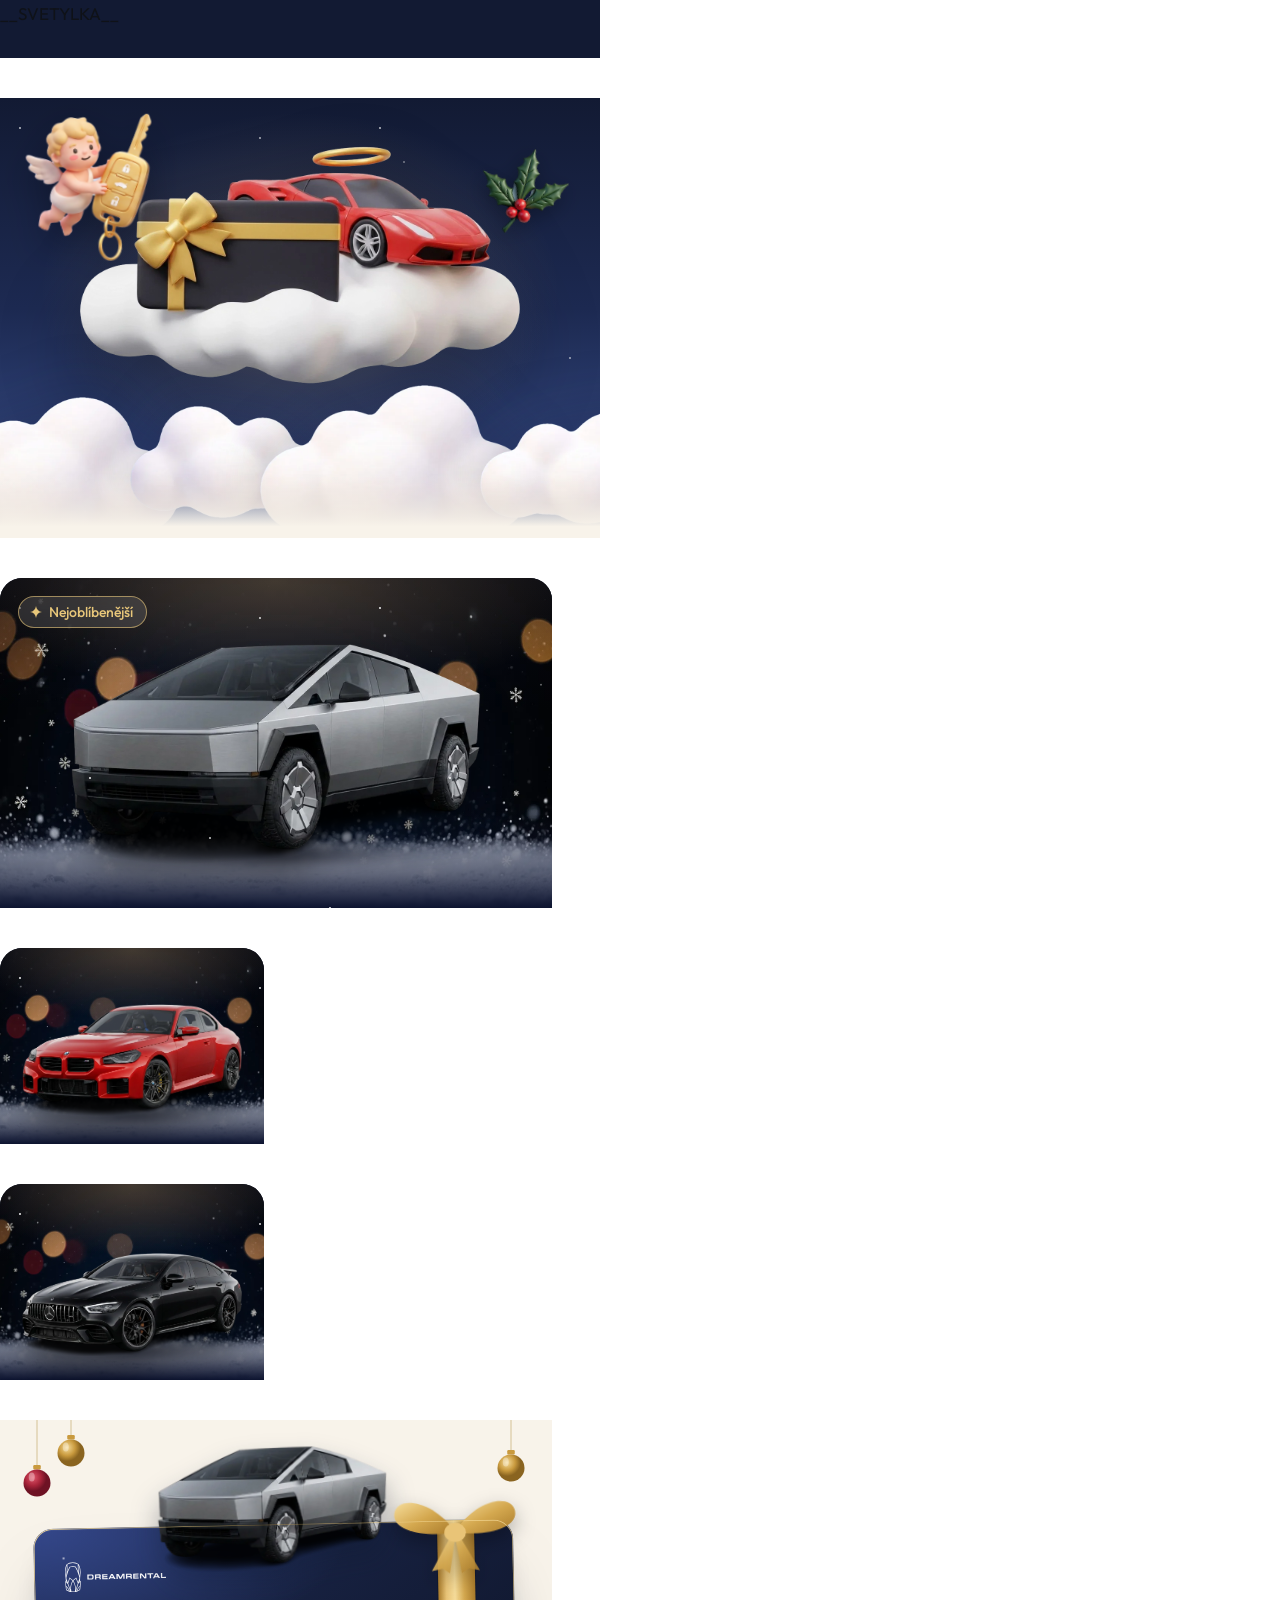
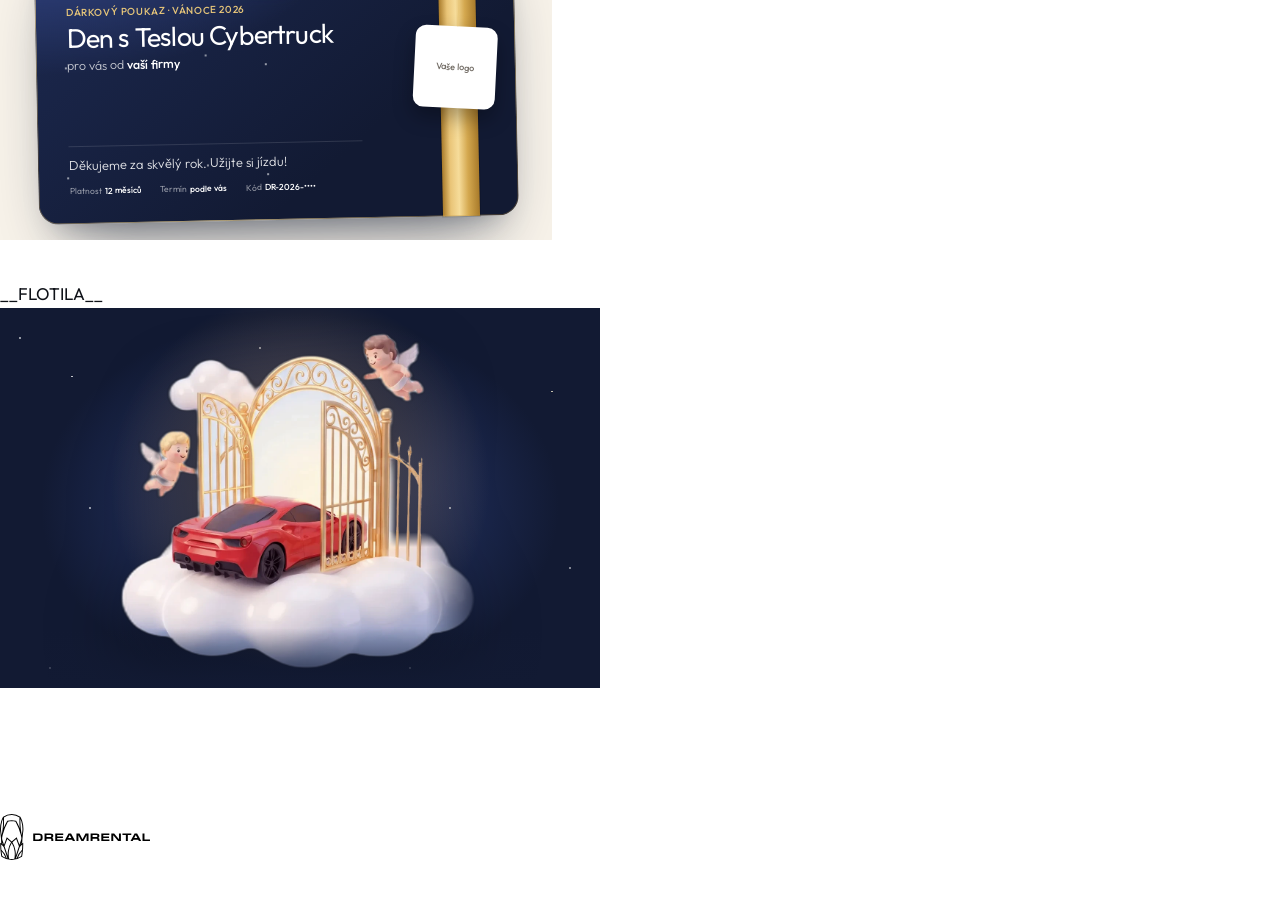
<file: email/sceny.html>
<!doctype html>
<html lang="cs">
<head>
<meta charset="utf-8">
<!-- Scény pro HTML e-mail: render.py z nich udělá obrázky (2× pro retinu). Velikosti = šířky v e-mailu. -->
<link rel="stylesheet" href="../static/css/style.css">
<style>
  html,body{margin:0;background:transparent;font-family:"Outfit",system-ui,sans-serif}
  *,*::before,*::after{animation:none!important;transition:none!important}
  .sc{position:relative;overflow:hidden;margin:0 0 40px}
  .krem{background:#f8f3ea}
  .noc{--noc:#121a33}

  /* hvězdy a sníh (statické) */
  .hv{position:absolute;inset:0;background-image:
    radial-gradient(1.2px 1.2px at 12% 18%,#fff 50%,transparent 51%),radial-gradient(.9px .9px at 27% 8%,#fff 50%,transparent 51%),
    radial-gradient(1.4px 1.4px at 44% 26%,#fff6d6 50%,transparent 51%),radial-gradient(.9px .9px at 58% 12%,#fff 50%,transparent 51%),
    radial-gradient(1.1px 1.1px at 71% 30%,#fff 50%,transparent 51%),radial-gradient(.9px .9px at 83% 9%,#fff 50%,transparent 51%),
    radial-gradient(1.3px 1.3px at 92% 22%,#fff6d6 50%,transparent 51%),radial-gradient(.9px .9px at 6% 40%,#fff 50%,transparent 51%),
    radial-gradient(1px 1px at 36% 44%,#fff 50%,transparent 51%),radial-gradient(.9px .9px at 64% 48%,#fff 50%,transparent 51%);opacity:.75}
  .sn{position:absolute;inset:0;background-image:
    radial-gradient(1.8px 1.8px at 20px 30px,#fff 50%,transparent 52%),radial-gradient(1.3px 1.3px at 140px 90px,#fff 50%,transparent 52%),
    radial-gradient(2.1px 2.1px at 260px 40px,rgba(255,255,255,.9) 50%,transparent 52%),radial-gradient(1.5px 1.5px at 90px 200px,#fff 50%,transparent 52%),
    radial-gradient(1.7px 1.7px at 210px 260px,rgba(255,255,255,.85) 50%,transparent 52%),radial-gradient(1.2px 1.2px at 300px 170px,#fff 50%,transparent 52%),
    radial-gradient(2px 2px at 50px 360px,rgba(255,255,255,.9) 50%,transparent 52%),radial-gradient(1.3px 1.3px at 180px 420px,#fff 50%,transparent 52%),
    radial-gradient(1.6px 1.6px at 330px 330px,#fff 50%,transparent 52%);background-size:360px 480px;opacity:.55}
  .sn--b{background-size:520px 480px;background-position:120px 60px;opacity:.35;filter:blur(.5px);transform:scale(1.3)}

  /* 1) světýlka */
  #svetla{width:600px;height:58px;background:#121a33}
  #svetla .svetylka{position:absolute;top:-30px;left:50%;width:900px;transform:translateX(-50%)}

  /* 2) hero */
  #hero{width:600px;height:440px;background:
    radial-gradient(55% 45% at 52% 50%,rgba(80,104,180,.5),transparent 70%),
    linear-gradient(180deg,#121a33 0%,#1d2a52 48%,#33477e 82%,#4a5f96 100%)}
  #hero .zare{position:absolute;left:50%;top:44%;width:520px;height:360px;transform:translate(-50%,-50%);background:radial-gradient(closest-side,rgba(255,214,140,.36),rgba(255,214,140,.08) 60%,transparent)}
  #hero .dar{position:absolute;left:50%;top:22px;width:520px;transform:translateX(-50%);filter:drop-shadow(0 36px 40px rgba(0,0,0,.4));z-index:2}
  #hero .andel{position:absolute;width:128px;left:28px;top:18px;z-index:3;transform:rotate(-4deg);filter:drop-shadow(0 14px 18px rgba(0,0,0,.3))}
  #hero .cesmina{position:absolute;width:88px;right:34px;top:48px;z-index:3;transform:rotate(16deg) scaleX(-1);filter:drop-shadow(0 6px 10px rgba(0,0,0,.3))}
  #hero .mraky{position:absolute;left:-40px;right:-40px;bottom:-6px;height:150px;z-index:4}
  #hero .mraky img{position:absolute;bottom:0;filter:drop-shadow(0 -10px 26px rgba(10,16,40,.25))}
  #hero .mraky::after{content:"";position:absolute;left:0;right:0;bottom:0;height:70px;background:linear-gradient(180deg,rgba(248,243,234,0),#f8f3ea 75%);z-index:5}

  /* 3) karty dárků */
  .foto{background:#0d1430;border-radius:22px 22px 0 0;overflow:hidden;isolation:isolate}
  .foto .poz{position:absolute;inset:0;width:100%;height:100%;object-fit:cover;object-position:50% 72%;z-index:-2}
  .foto::after{content:"";position:absolute;inset:0;z-index:-1;background:linear-gradient(180deg,rgba(11,17,41,.35),transparent 40%,transparent 70%,rgba(13,20,48,.6) 90%,#0d1430)}
  .foto::before{content:"";position:absolute;left:50%;top:-34%;width:120%;height:70%;transform:translateX(-50%);background:radial-gradient(closest-side,rgba(255,200,120,.24),transparent);z-index:1}
  .foto .vuz{position:absolute;left:50%;transform:translateX(-50%);z-index:2;filter:drop-shadow(0 18px 16px rgba(0,0,0,.45))}
  .foto .stin{position:absolute;left:50%;transform:translateX(-50%);height:26px;border-radius:50%;background:radial-gradient(closest-side,rgba(6,10,25,.7),rgba(6,10,25,.2) 60%,transparent);filter:blur(4px);z-index:1}
  .foto .sn{z-index:3;opacity:.7}
  .odznak{position:absolute;top:18px;left:18px;z-index:4;display:inline-flex;align-items:center;gap:7px;font:500 14px/1 "Outfit";background:rgba(255,255,255,.12);border:1px solid rgba(232,199,122,.6);color:#e8c77a;padding:8px 13px 8px 11px;border-radius:999px;backdrop-filter:blur(8px)}
  .odznak i{width:12px;height:12px;background:#e8c77a;-webkit-mask:var(--hvezda) center/contain no-repeat}
  #cyber{width:552px;height:330px}
  #cyber .vuz{width:410px;bottom:44px}
  #cyber .stin{width:360px;bottom:40px}
  .mala{width:264px;height:196px}
  .mala .vuz{width:220px;bottom:24px}
  .mala .stin{width:200px;bottom:20px;height:18px}

  /* 4) poukaz */
  #poukaz{width:552px;height:420px;background:#f8f3ea}
  #poukaz .karta{position:absolute;left:36px;right:36px;top:104px;width:auto}
  #poukaz .karta__logo{width:21cqw}
  #poukaz .banka{position:absolute;top:0}
  #poukaz .banka svg{width:30px;height:auto}

  /* 5) flotila */
  .dl{width:264px;height:150px;border-radius:18px;background:radial-gradient(80% 70% at 50% 85%,#fff 0%,transparent 70%),linear-gradient(180deg,#e9f1fc 0%,#d5e3f7 100%)}
  .dl-wrap{background:#f8f3ea;display:inline-block}
  .dl .vuz{position:absolute;left:50%;bottom:20px;width:224px;transform:translateX(-50%);filter:drop-shadow(0 12px 10px rgba(30,50,90,.25))}
  .dl .stin{position:absolute;left:50%;bottom:18px;width:190px;height:16px;transform:translateX(-50%);border-radius:50%;background:radial-gradient(closest-side,rgba(30,45,80,.35),transparent);filter:blur(3px)}

  /* 6) brána */
  #brana{width:600px;height:380px;background:radial-gradient(60% 70% at 50% 52%,#2d4180 0%,transparent 72%),#121a33}
  #brana .zare{position:absolute;left:50%;top:46%;width:380px;height:380px;transform:translate(-50%,-50%);border-radius:50%;background:radial-gradient(closest-side,rgba(255,206,120,.6),rgba(255,190,100,.18) 55%,transparent)}
  #brana .obr{position:absolute;left:50%;top:22px;width:370px;transform:translateX(-50%);filter:drop-shadow(0 34px 40px rgba(0,0,0,.45));z-index:2}
  #brana .dole{position:absolute;left:0;right:0;bottom:0;height:60px;background:linear-gradient(180deg,rgba(18,26,51,0),#121a33);z-index:3}

  /* 7) loga */
  #logo-bile{width:150px;height:46px;background:transparent}
  #logo-bile img,#logo-tmave img{width:150px;height:auto;display:block}
  #logo-tmave{width:150px;height:46px;background:transparent}
</style>
</head>
<body>

<div class="sc" id="svetla">__SVETYLKA__</div>

<div class="sc" id="hero">
  <span class="hv"></span><span class="zare"></span>
  <span class="sn"></span><span class="sn sn--b"></span>
  <img class="andel" src="../img/scena/andel.webp" alt="">
  <img class="dar" src="../img/scena/darek-na-mraku.webp" alt="">
  <img class="cesmina" src="../img/scena/cesmina.webp" alt="">
  <div class="mraky">
    <img src="../img/scena/mrak-1.webp" style="left:-30px;width:250px">
    <img src="../img/scena/mrak-3.webp" style="left:170px;width:200px;bottom:26px;transform:scaleX(-1)">
    <img src="../img/scena/mrak-1.webp" style="left:300px;width:270px">
    <img src="../img/scena/mrak-3.webp" style="left:520px;width:200px;bottom:20px">
  </div>
</div>

<div class="sc foto" id="cyber">
  <img class="poz" src="../img/scena/atelier.webp" alt="">
  <span class="stin"></span>
  <img class="vuz" src="../img/auta/tesla-cybertruck.webp" alt="">
  <span class="sn"></span>
  <span class="odznak"><i></i>Nejoblíbenější</span>
</div>

<div class="sc foto mala" id="m2">
  <img class="poz" src="../img/scena/atelier.webp" alt="">
  <span class="stin"></span>
  <img class="vuz" src="../img/auta/bmw-m2.webp" alt="">
  <span class="sn"></span>
</div>

<div class="sc foto mala" id="amg">
  <img class="poz" src="../img/scena/atelier.webp" alt="" style="object-position:30% 72%">
  <span class="stin"></span>
  <img class="vuz" src="../img/auta/mercedes-amg-gt-63s.webp" alt="">
  <span class="sn"></span>
</div>

<div class="sc" id="poukaz">
  <span class="banka" style="left:22px"><svg viewBox="0 0 40 112"><line x1="20" y1="0" x2="20" y2="60" stroke="#c9b27a" stroke-width="1"/><rect x="15" y="60" width="10" height="6" rx="1.5" fill="#c99a3e"/><circle cx="20" cy="84" r="18" fill="url(#bc)"/><ellipse cx="13" cy="76" rx="4" ry="6" fill="#fff" opacity=".35"/></svg></span>
  <span class="banka" style="left:56px"><svg viewBox="0 0 40 72"><line x1="20" y1="0" x2="20" y2="20" stroke="#c9b27a" stroke-width="1"/><rect x="15" y="20" width="10" height="6" rx="1.5" fill="#c99a3e"/><circle cx="20" cy="44" r="18" fill="url(#bz)"/><ellipse cx="13" cy="36" rx="4" ry="6" fill="#fff" opacity=".35"/></svg></span>
  <span class="banka" style="left:496px"><svg viewBox="0 0 40 92"><line x1="20" y1="0" x2="20" y2="40" stroke="#c9b27a" stroke-width="1"/><rect x="15" y="40" width="10" height="6" rx="1.5" fill="#c99a3e"/><circle cx="20" cy="64" r="18" fill="url(#bz)"/><ellipse cx="13" cy="56" rx="4" ry="6" fill="#fff" opacity=".35"/></svg></span>
  <div class="karta">
    <div class="karta__obsah">
      <span class="karta__snih"></span>
      <img class="karta__logo" src="../static/logo-bila.svg" alt="">
      <p class="karta__typ">Dárkový poukaz · Vánoce 2026</p>
      <p class="karta__nazev">Den s&nbsp;Teslou Cybertruck</p>
      <p class="karta__od">pro vás od <span>vaší firmy</span></p>
      <p class="karta__venovani">Děkujeme za skvělý rok. Užijte si jízdu!</p>
      <dl class="karta__udaje">
        <div><dt>Platnost</dt><dd>12 měsíců</dd></div>
        <div><dt>Termín</dt><dd>podle vás</dd></div>
        <div><dt>Kód</dt><dd>DR-2026-••••</dd></div>
      </dl>
    </div>
    <div class="karta__stuha">
      <svg class="karta__masle" viewBox="0 0 120 70" width="120" height="70"><defs><linearGradient id="zl" x1="0" y1="0" x2="1" y2="1"><stop offset="0" stop-color="#f6dc9a"/><stop offset=".5" stop-color="#d4a84f"/><stop offset="1" stop-color="#a87a2a"/></linearGradient></defs><path d="M60 36C44 10 14 4 10 18s20 22 50 18z" fill="url(#zl)"/><path d="M60 36C76 10 106 4 110 18S90 40 60 36z" fill="url(#zl)"/><path d="M57 38 40 68l9-2 6 4 5-30zM63 38l17 30-9-2-6 4-5-30z" fill="url(#zl)" opacity=".9"/><ellipse cx="60" cy="36" rx="9" ry="8" fill="#e9c477"/></svg>
      <div class="karta__visacka"><span>Vaše logo</span></div>
    </div>
    <img class="karta__auto" src="../img/auta/tesla-cybertruck.webp" alt="">
  </div>
</div>

__FLOTILA__

<div class="sc" id="brana">
  <span class="hv" style="inset:0"></span><span class="sn"></span>
  <span class="zare"></span>
  <img class="obr" src="../img/scena/brana-vyrez.webp" alt="">
  <span class="dole"></span>
</div>

<div class="sc" id="logo-bile"><img src="../static/logo-bila.svg" alt=""></div>
<div class="sc" id="logo-tmave"><img src="../static/logo.svg" alt=""></div>

<svg width="0" height="0" style="position:absolute"><defs><radialGradient id="bz" cx=".35" cy=".3"><stop offset="0" stop-color="#f6dc9a"/><stop offset=".6" stop-color="#c99a3e"/><stop offset="1" stop-color="#8a6420"/></radialGradient><radialGradient id="bc" cx=".35" cy=".3"><stop offset="0" stop-color="#e0566a"/><stop offset=".6" stop-color="#a8243a"/><stop offset="1" stop-color="#6e1224"/></radialGradient></defs></svg>
</body>
</html>
</file>
<file: static/css/style.css>
/* DREAMRENTAL – firemní vánoční poukazy. Koncept „Štědrý večer nad mraky“: noční nebe a sníh,
   3D scény z brandu dreamrental.eu, vánoční červená a zlatá z původního webu poukazů, na konci zlatá brána. */
/* písma zúžená na češtinu a slovenštinu a na použité řezy (Outfit 300–500, Inter 400–600) */
@font-face{font-family:"Outfit";src:url(../fonts/outfit.woff2) format("woff2");font-weight:300 500;font-display:swap}
@font-face{font-family:"Inter";src:url(../fonts/inter.woff2) format("woff2");font-weight:400 600;font-display:swap}


:root{
  --hvezda:url("data:image/svg+xml,%3Csvg xmlns='http://www.w3.org/2000/svg' viewBox='0 0 20 20'%3E%3Cpath d='M10 0c.6 5.6 4.4 9.4 10 10-5.6.6-9.4 4.4-10 10-.6-5.6-4.4-9.4-10-10C5.6 9.4 9.4 5.6 10 0z'/%3E%3C/svg%3E");
  --nebe:#e9f1fc;         /* světlé nebe dreamrental.eu */
  --nebe-2:#d5e3f7;
  --nebe-3:#c4d6f1;
  --bila:#ffffff;
  --perlet:#fffdf8;
  --krem:#f8f3ea;         /* teplý sníh pod mraky */
  --krem-2:#f1e8d8;       /* balicí papír */
  --ink:#0f1218;          /* černá tlačítka brandu */
  --ink-2:#4c4a47;
  --ink-3:#736d66;
  --linka:#e6dccb;
  --zlato:#c99a3e;        /* stuha a svatozář */
  --zlato-2:#e8c77a;
  --zlato-t:#8a6420;      /* zlato pro text (kontrast) */
  --cervena:#a8243a;      /* vánoční červená z původního webu poukazů */
  --noc:#121a33;          /* noc a soumrak z původního webu poukazů */
  --noc-2:#1d2a52;
  --soumrak:#2d3f72;

  --f-d:"Outfit",system-ui,sans-serif;
  --f-t:"Inter",system-ui,-apple-system,"Segoe UI",sans-serif;

  --sekce:clamp(5.5rem,11vw,9.5rem);
  --okraj:clamp(1.25rem,4vw,3rem);
  --max:76rem;
  --r:22px;
  --r-s:14px;
  --stin:0 1px 2px rgba(15,18,24,.04),0 12px 32px -12px rgba(30,50,90,.16);
  color-scheme:light;
}
*,*::before,*::after{box-sizing:border-box}
[hidden]{display:none!important}
html{scroll-behavior:smooth;scroll-padding-top:5.5rem;-webkit-text-size-adjust:100%}
body{margin:0;background:var(--krem);color:var(--ink);font:400 1.0625rem/1.65 var(--f-t);-webkit-font-smoothing:antialiased;overflow-x:clip}
img{max-width:100%;height:auto;display:block}
h1,h2,h3{font-family:var(--f-d);font-weight:400;letter-spacing:-.025em;line-height:1.04;margin:0;text-wrap:balance}
h2{font-size:clamp(2.1rem,1.3rem + 3vw,3.6rem)}
h3{font-size:1.5rem;font-weight:500;letter-spacing:-.015em}
p{margin:0}
a{color:inherit}
button{font:inherit;color:inherit}
:focus-visible{outline:2px solid var(--ink);outline-offset:3px;border-radius:6px}
.skip{position:absolute;left:-999px;top:0;background:var(--ink);color:#fff;padding:.6rem 1rem;z-index:100}
.skip:focus{left:1rem;top:1rem}
.hvezdy{color:#f2b416;letter-spacing:.08em}
b,strong{font-weight:600}

/* tlačítka – černá pilulka se šipkou v kroužku jako na dreamrental.eu */
.tlacitko{display:inline-flex;white-space:nowrap;align-items:center;gap:.85rem;min-height:3.25rem;padding:.5rem .55rem .5rem 1.4rem;border-radius:999px;background:var(--ink);color:#fff;font:500 1.0625rem/1 var(--f-d);text-decoration:none;border:0;cursor:pointer;transition:transform .25s ease,background .25s ease}
.tlacitko:hover{background:#262b36}
.tlacitko:active{transform:scale(.98)}
.sipka{width:2.2rem;height:2.2rem;border-radius:50%;background:#fff;flex:none;position:relative;transition:transform .3s cubic-bezier(.2,.8,.2,1)}
.sipka::before{content:"";position:absolute;inset:0;margin:auto;width:.95rem;height:.95rem;background:var(--ink);
  -webkit-mask:url("data:image/svg+xml,%3Csvg xmlns='http://www.w3.org/2000/svg' viewBox='0 0 16 16'%3E%3Cpath d='M2 8h11M9 3.5 13.5 8 9 12.5' fill='none' stroke='%23000' stroke-width='1.8' stroke-linecap='round' stroke-linejoin='round'/%3E%3C/svg%3E") center/contain no-repeat;
          mask:url("data:image/svg+xml,%3Csvg xmlns='http://www.w3.org/2000/svg' viewBox='0 0 16 16'%3E%3Cpath d='M2 8h11M9 3.5 13.5 8 9 12.5' fill='none' stroke='%23000' stroke-width='1.8' stroke-linecap='round' stroke-linejoin='round'/%3E%3C/svg%3E") center/contain no-repeat}
.sipka--zpet{transform:scaleX(-1)}
.tlacitko:hover .sipka{transform:translateX(3px)}
.tlacitko--male{min-height:2.75rem;font-size:.95rem;padding-left:1.1rem;gap:.6rem}
.tlacitko--male .sipka{width:1.85rem;height:1.85rem}
.tlacitko--obrys{background:transparent;color:var(--ink);box-shadow:inset 0 0 0 1px var(--ink)}
.tlacitko--obrys .sipka{background:var(--ink)}
.tlacitko--obrys .sipka::before{background:#fff}
.tlacitko--obrys:hover{background:var(--ink);color:#fff}
.tlacitko--obrys:hover .sipka{background:#fff}
.tlacitko--obrys:hover .sipka::before{background:var(--ink)}
.tlacitko--plne{width:100%;justify-content:space-between;min-height:3.75rem;font-size:1.15rem;padding-left:1.6rem}
.odkaz{display:inline-flex;align-items:center;min-height:44px;font-weight:500;text-decoration:underline;text-decoration-thickness:1px;text-underline-offset:.3em;text-decoration-color:rgba(15,18,24,.35);transition:text-decoration-color .2s}
.odkaz:hover{text-decoration-color:var(--ink)}

/* HLAVIČKA */
.hlavicka{position:fixed;inset:0 0 auto;z-index:50;transition:background .3s,box-shadow .3s,backdrop-filter .3s}
.hlavicka.je-scroll{background:rgba(248,243,234,.86);backdrop-filter:blur(14px) saturate(1.4);-webkit-backdrop-filter:blur(14px) saturate(1.4);box-shadow:0 1px 0 rgba(15,18,24,.06)}
.hlavicka__in{max-width:calc(var(--max) + 2*var(--okraj));margin:0 auto;padding:.85rem var(--okraj);display:flex;align-items:center;gap:2rem}
.logo{display:flex;align-items:center;min-height:44px;flex:none}
.logo img{height:54px;width:auto}
.menu{display:flex;gap:2rem;margin-left:auto;font:500 .98rem/1 var(--f-d)}
.menu a{text-decoration:none;padding:.6rem 0;position:relative}
.menu a::after{content:"";position:absolute;left:0;right:0;bottom:.3rem;height:1px;background:currentColor;transform:scaleX(0);transform-origin:left;transition:transform .3s}
.menu a:hover::after{transform:scaleX(1)}
.hlavicka .tlacitko{margin-left:0}
@media (max-width:60rem){.menu{display:none}.hlavicka .tlacitko{margin-left:auto}}
.logo__bile{display:none}
.noc .hlavicka:not(.je-scroll) .logo__tmave{display:none}
.noc .hlavicka:not(.je-scroll) .logo__bile{display:block}
.noc .hlavicka:not(.je-scroll) .menu{color:#fff}
.noc .hlavicka:not(.je-scroll) .tlacitko{background:#fff;color:var(--ink)}
.noc .hlavicka:not(.je-scroll) .tlacitko .sipka{background:var(--ink)}
.noc .hlavicka:not(.je-scroll) .tlacitko .sipka::before{background:#fff}

/* ÚVOD */
.uvod{position:relative;padding:clamp(10rem,15vw,12rem) var(--okraj) 0;background:radial-gradient(60% 50% at 72% 46%,rgba(80,104,180,.45),transparent 70%),linear-gradient(180deg,#0b1129 0%,var(--noc) 30%,var(--noc-2) 62%,#33477e 100%);color:#fff;overflow:clip}
.nebe{position:absolute;inset:0;pointer-events:none}
.nebe__slunce{display:none}
.hvezdicky{position:absolute;inset:0 0 35%;background-image:
  radial-gradient(1.4px 1.4px at 12% 18%,#fff 50%,transparent 51%),radial-gradient(1px 1px at 27% 8%,#fff 50%,transparent 51%),
  radial-gradient(1.6px 1.6px at 44% 26%,#fff6d6 50%,transparent 51%),radial-gradient(1px 1px at 58% 12%,#fff 50%,transparent 51%),
  radial-gradient(1.3px 1.3px at 71% 30%,#fff 50%,transparent 51%),radial-gradient(1px 1px at 83% 9%,#fff 50%,transparent 51%),
  radial-gradient(1.5px 1.5px at 92% 22%,#fff6d6 50%,transparent 51%),radial-gradient(1px 1px at 6% 40%,#fff 50%,transparent 51%),
  radial-gradient(1.2px 1.2px at 36% 44%,#fff 50%,transparent 51%),radial-gradient(1px 1px at 64% 48%,#fff 50%,transparent 51%);
  opacity:.8;animation:trpyt 5s ease-in-out infinite alternate}
@keyframes trpyt{to{opacity:.45}}
/* sníh: dlaždice vloček posouvaná transformací (jen kompozitor) */
.snih{position:absolute;left:0;right:0;top:-480px;height:calc(100% + 480px);pointer-events:none;z-index:1;background-image:
  radial-gradient(2.2px 2.2px at 20px 30px,#fff 50%,transparent 52%),radial-gradient(1.6px 1.6px at 140px 90px,#fff 50%,transparent 52%),
  radial-gradient(2.6px 2.6px at 260px 40px,rgba(255,255,255,.9) 50%,transparent 52%),radial-gradient(1.8px 1.8px at 90px 200px,#fff 50%,transparent 52%),
  radial-gradient(2px 2px at 210px 260px,rgba(255,255,255,.85) 50%,transparent 52%),radial-gradient(1.4px 1.4px at 300px 170px,#fff 50%,transparent 52%),
  radial-gradient(2.4px 2.4px at 50px 360px,rgba(255,255,255,.9) 50%,transparent 52%),radial-gradient(1.6px 1.6px at 180px 420px,#fff 50%,transparent 52%),
  radial-gradient(2px 2px at 330px 330px,#fff 50%,transparent 52%);
  background-size:360px 480px;opacity:.75;animation:snezeni 22s linear infinite}
.snih--blizko{background-size:520px 480px;opacity:.5;filter:blur(.6px);animation-duration:14s;transform:scale(1.4)}
@keyframes snezeni{to{transform:translate3d(-40px,480px,0)}}
.snih--blizko{animation-name:snezeni-blizko}
@keyframes snezeni-blizko{from{transform:scale(1.4)}to{transform:scale(1.4) translate3d(30px,340px,0)}}
/* řetěz světýlek přes horní okraj */
.svetylka{position:absolute;left:50%;top:clamp(4.2rem,6vw,5.2rem);width:max(100%,860px);height:auto;transform:translateX(-50%);z-index:2;pointer-events:none}
.zarovka ellipse{filter:drop-shadow(0 0 5px var(--c));animation:zarovka 2.4s ease-in-out infinite;animation-delay:var(--z)}
@keyframes zarovka{0%,100%{opacity:1}50%{opacity:.55}}
.uvod__mraky{position:relative;z-index:1;display:flex;justify-content:center;align-items:flex-end;margin:clamp(1.5rem,3vw,2.5rem) calc(var(--okraj) * -1 - 6%) 0;pointer-events:none}
.uvod__mraky::after{content:"";position:absolute;left:0;right:0;bottom:0;height:36%;background:var(--krem)}
.uvod__mraky::before{content:"";position:absolute;z-index:2;left:0;right:0;bottom:0;height:42%;background:linear-gradient(180deg,rgba(248,243,234,0),var(--krem) 80%)}
.uvod__mraky img{position:relative;z-index:1;flex:none;width:clamp(260px,26vw,430px);height:auto;margin:0 -4.5% -1px;filter:drop-shadow(0 -10px 30px rgba(10,16,40,.25))}
.uvod__mraky img:nth-child(even){width:clamp(200px,20vw,340px);margin-bottom:clamp(2rem,4vw,3.5rem);transform:scaleX(-1)}
.uvod__mraky img:nth-child(3){width:clamp(300px,30vw,500px)}
.mrak{position:absolute;filter:drop-shadow(0 18px 30px rgba(0,0,0,.25)) brightness(.88)}
.mrak--b{width:clamp(160px,20vw,300px);right:-5%;top:15%;opacity:.85}
.uvod__in{position:relative;max-width:var(--max);margin:0 auto;display:grid;grid-template-columns:minmax(0,1fr) minmax(0,1.08fr);align-items:center;gap:clamp(1rem,3vw,3rem)}
.stitek{display:inline-flex;flex-wrap:wrap;align-items:center;gap:.35rem .6rem;font:500 .95rem/1.2 var(--f-d);color:var(--zlato-2);background:rgba(255,255,255,.07);border:1px solid rgba(232,199,122,.4);padding:.55rem 1rem .55rem .75rem;border-radius:999px;margin-bottom:1.6rem;backdrop-filter:blur(6px)}
.stitek__odpocet{color:#fff;font-weight:400}
.stitek__odpocet::before{content:"·";margin-right:.6rem;color:var(--zlato-2)}
.stitek__hvezda{width:14px;height:14px;background:var(--zlato);-webkit-mask:url("data:image/svg+xml,%3Csvg xmlns='http://www.w3.org/2000/svg' viewBox='0 0 20 20'%3E%3Cpath d='M10 0c.6 5.6 4.4 9.4 10 10-5.6.6-9.4 4.4-10 10-.6-5.6-4.4-9.4-10-10C5.6 9.4 9.4 5.6 10 0z'/%3E%3C/svg%3E") center/contain no-repeat;mask:url("data:image/svg+xml,%3Csvg xmlns='http://www.w3.org/2000/svg' viewBox='0 0 20 20'%3E%3Cpath d='M10 0c.6 5.6 4.4 9.4 10 10-5.6.6-9.4 4.4-10 10-.6-5.6-4.4-9.4-10-10C5.6 9.4 9.4 5.6 10 0z'/%3E%3C/svg%3E") center/contain no-repeat}
.uvod h1{font-size:clamp(2.75rem,1.4rem + 4.6vw,5.4rem);line-height:1;letter-spacing:-.035em}
.uvod__perex{margin-top:1.6rem;font-size:clamp(1.05rem,1rem + .3vw,1.2rem);color:rgba(255,255,255,.8);max-width:34rem}
.uvod .tlacitko{background:#fff;color:var(--ink)}
.uvod .tlacitko .sipka{background:var(--ink)}
.uvod .tlacitko .sipka::before{background:#fff}
.uvod .tlacitko:hover{background:var(--zlato-2)}
.uvod .odkaz{text-decoration-color:rgba(255,255,255,.5)}
.uvod__akce{display:flex;flex-wrap:wrap;align-items:center;gap:1rem 1.75rem;margin-top:2.2rem}
.hodnoceni{display:inline-flex;align-items:center;gap:.6rem;min-height:44px;margin-top:2.4rem;font-size:.95rem;color:rgba(255,255,255,.75);text-decoration:none}
.hodnoceni b{color:#fff}
.hodnoceni:hover span:last-child{text-decoration:underline}
.uvod__scena{position:relative;aspect-ratio:1376/900}
.uvod__scena::before{content:"";position:absolute;inset:6% 4% 0;background:radial-gradient(closest-side,rgba(255,214,140,.32),rgba(255,214,140,.07) 60%,transparent);z-index:0}
.uvod__darek{position:absolute;inset:auto 0 0 0;width:100%;z-index:1;filter:drop-shadow(0 40px 50px rgba(0,0,0,.35))}
.uvod__andel{position:absolute;width:27%;left:0;top:-2%;z-index:3;animation:vznaseni 6s ease-in-out infinite}
.uvod__cesmina{position:absolute;z-index:2;width:17%;left:13.5%;top:31%;transform:rotate(-14deg);filter:drop-shadow(0 6px 10px rgba(0,0,0,.25))}
@keyframes vznaseni{0%,100%{transform:translateY(0) rotate(-3deg)}50%{transform:translateY(-14px) rotate(2deg)}}
.vyhody{position:relative;z-index:2;max-width:var(--max);margin:clamp(2.5rem,5vw,4rem) auto 0;padding:1.5rem 0 0;list-style:none;display:flex;flex-wrap:wrap;justify-content:space-between;gap:.8rem 2rem;border-top:1px solid rgba(255,255,255,.14);font:400 1.02rem/1.3 var(--f-d);color:rgba(255,255,255,.88)}
.vyhody li{display:flex;align-items:center;gap:.55rem}
.vyhody li::before{content:"";width:18px;height:18px;border-radius:50%;background:var(--zlato-2) url("data:image/svg+xml,%3Csvg xmlns='http://www.w3.org/2000/svg' viewBox='0 0 16 16'%3E%3Cpath d='m4 8.3 2.6 2.5L12 5.4' fill='none' stroke='%230f1218' stroke-width='1.8' stroke-linecap='round' stroke-linejoin='round'/%3E%3C/svg%3E") center/12px no-repeat;flex:none}

/* hlavičky sekcí */
.sekce__hlava{max-width:46rem;margin:0 auto clamp(2.5rem,5vw,4rem);text-align:center}
.sekce__hlava p{margin-top:1.1rem;color:var(--ink-2);font-size:1.1rem}
.sekce__hlava--vlevo{text-align:left;margin-left:0}
.sekce__hlava--radek{max-width:none;display:flex;justify-content:space-between;align-items:end;gap:2rem;text-align:left}
.sekce__hlava--radek > div:first-child{max-width:42rem}

/* TŘI DÁRKY */
.darky{padding:calc(var(--sekce) * .5) var(--okraj) calc(var(--sekce) * .55);max-width:calc(var(--max) + 2*var(--okraj));margin:0 auto}
.darky__mrizka{display:grid;grid-template-columns:1.25fr 1fr;grid-template-rows:auto auto;gap:1.25rem}
.darek{position:relative;display:flex;flex-direction:column;background:#0d1430;color:#fff;border-radius:26px;overflow:hidden;isolation:isolate;box-shadow:0 0 0 1px rgba(232,199,122,.16) inset,0 40px 70px -40px rgba(13,20,48,.6);transition:box-shadow .4s,transform .5s cubic-bezier(.2,.8,.2,1)}
.darek:hover{box-shadow:0 0 0 1px rgba(232,199,122,.4) inset,0 50px 80px -40px rgba(13,20,48,.7);transform:translateY(-4px)}
/* teplé světlo výlohy nad autem */
.darek::before{content:"";position:absolute;left:50%;top:-30%;width:120%;height:70%;transform:translateX(-50%);background:radial-gradient(closest-side,rgba(255,200,120,.22),transparent);pointer-events:none;z-index:1}
.darek--hlavni{grid-row:span 2}
.darek__foto{position:relative;display:grid;place-items:end center;padding:3rem 1.5rem 9%;min-height:15rem;background:var(--noc);isolation:isolate;overflow:hidden}
.darek--hlavni .darek__foto{flex:1;padding:4rem 2rem 10%}
.darek__pozadi{position:absolute;inset:0;width:100%;height:100%;object-fit:cover;object-position:50% 70%;z-index:-2;transition:transform 1.2s cubic-bezier(.2,.8,.2,1),opacity .6s ease}
.darek:hover .darek__pozadi{transform:scale(1.04)}
.darek__foto::after{content:"";position:absolute;inset:0;z-index:-1;background:linear-gradient(180deg,rgba(11,17,41,.35),transparent 40%,transparent 72%,rgba(13,20,48,.55) 92%,#0d1430)}
.darek__snih{position:absolute;inset:0;pointer-events:none;z-index:2;background-image:
  radial-gradient(1.8px 1.8px at 30px 40px,rgba(255,255,255,.8) 50%,transparent 52%),radial-gradient(1.3px 1.3px at 120px 110px,rgba(255,255,255,.7) 50%,transparent 52%),
  radial-gradient(2px 2px at 210px 60px,rgba(255,255,255,.75) 50%,transparent 52%),radial-gradient(1.4px 1.4px at 80px 180px,rgba(255,255,255,.6) 50%,transparent 52%),
  radial-gradient(1.7px 1.7px at 250px 200px,rgba(255,255,255,.7) 50%,transparent 52%);background-size:280px 240px;opacity:.7}
.darek__obal{position:relative;width:78%;max-width:560px;display:grid;place-items:center;z-index:1}
.darek:not(.darek--hlavni) .darek__obal{width:66%}
.darek--hlavni .darek__obal{width:92%;max-width:680px}
/* kontaktní stín pod koly, auto stojí na sněhu */
.darek__obal::after{content:"";position:absolute;left:6%;right:6%;bottom:-2%;height:12%;border-radius:50%;background:radial-gradient(closest-side,rgba(6,10,25,.55),rgba(6,10,25,.18) 60%,transparent);filter:blur(4px);z-index:-1}
.darek__auto{position:relative;width:100%;transition:transform .8s cubic-bezier(.2,.8,.2,1),opacity .6s ease}
.darek:hover .darek__auto{transform:translateX(1.5%)}
.darek__odznak{position:absolute;top:1.25rem;left:1.25rem;z-index:3;display:inline-flex;align-items:center;gap:.45rem;font:500 .85rem/1 var(--f-d);background:rgba(255,255,255,.12);border:1px solid rgba(232,199,122,.55);color:var(--zlato-2);padding:.5rem .85rem .5rem .7rem;border-radius:999px;backdrop-filter:blur(8px);-webkit-backdrop-filter:blur(8px)}
.darek__odznak::before{content:"";width:12px;height:12px;background:var(--zlato-2);-webkit-mask:var(--hvezda) center/contain no-repeat;mask:var(--hvezda) center/contain no-repeat}
.darek__text{position:relative;z-index:2;padding:.5rem 1.75rem 1.75rem;background:#0d1430}
.darek--hlavni .darek__text{padding:.75rem 2.25rem 2.25rem}
.darek__pro{font:500 .9rem/1 var(--f-d);color:var(--zlato-2);margin-bottom:.6rem;letter-spacing:.01em}
.darek--hlavni h3{font-size:clamp(1.8rem,1.3rem + 1.4vw,2.5rem);font-weight:400}
.darek__auta{color:rgba(255,255,255,.62);margin-top:.4rem;font-size:.98rem}
.darek__cena{display:flex;flex-wrap:wrap;align-items:baseline;gap:.4rem 1rem;margin:1.2rem 0 1.4rem}
.darek__kc{font:400 2rem/1 var(--f-d);letter-spacing:-.02em}
.darek--hlavni .darek__kc{font-size:2.6rem}
.darek__bezne{color:rgba(255,255,255,.55);font-size:.92rem}
.darek:not(.darek--hlavni) .darek__text{display:grid;grid-template-columns:1fr auto;column-gap:1rem;align-items:end}
.darek:not(.darek--hlavni) .darek__text > :not(.darek__cena):not(.tlacitko){grid-column:1/-1}
.darek:not(.darek--hlavni) .darek__cena{margin:1rem 0 0}
.darek:not(.darek--hlavni) .tlacitko{font-size:.95rem;min-height:2.9rem}
.darek .tlacitko{background:#fff;color:var(--ink);box-shadow:none}
.darek .tlacitko .sipka{background:var(--ink)}
.darek .tlacitko .sipka::before{background:#fff}
.darek .tlacitko:hover{background:var(--zlato-2);color:var(--ink)}

/* KONFIGURÁTOR */
.poukaz{padding:var(--sekce) var(--okraj);background:linear-gradient(180deg,var(--krem) 0%,var(--krem-2) 30%,var(--krem-2) 100%);position:relative;overflow-x:clip;isolation:isolate}
.poukaz::before{content:"";position:absolute;inset:0;z-index:-1;pointer-events:none;background-color:#c99a3e;opacity:.13;
  mask:url("data:image/svg+xml,%3Csvg xmlns='http://www.w3.org/2000/svg' viewBox='0 0 180 180'%3E%3Cpath d='M30 20c.4 3.6 2.8 6 6.4 6.4-3.6.4-6 2.8-6.4 6.4-.4-3.6-2.8-6-6.4-6.4 3.6-.4 6-2.8 6.4-6.4zM120 70c.5 4.5 3.5 7.5 8 8-4.5.5-7.5 3.5-8 8-.5-4.5-3.5-7.5-8-8 4.5-.5 7.5-3.5 8-8zM70 130c.3 2.7 2.1 4.5 4.8 4.8-2.7.3-4.5 2.1-4.8 4.8-.3-2.7-2.1-4.5-4.8-4.8 2.7-.3 4.5-2.1 4.8-4.8zM160 150c.3 2.4 1.8 3.9 4.2 4.2-2.4.3-3.9 1.8-4.2 4.2-.3-2.4-1.8-3.9-4.2-4.2 2.4-.3 3.9-1.8 4.2-4.2z'/%3E%3C/svg%3E") 0 0/180px 180px repeat;
  -webkit-mask:url("data:image/svg+xml,%3Csvg xmlns='http://www.w3.org/2000/svg' viewBox='0 0 180 180'%3E%3Cpath d='M30 20c.4 3.6 2.8 6 6.4 6.4-3.6.4-6 2.8-6.4 6.4-.4-3.6-2.8-6-6.4-6.4 3.6-.4 6-2.8 6.4-6.4zM120 70c.5 4.5 3.5 7.5 8 8-4.5.5-7.5 3.5-8 8-.5-4.5-3.5-7.5-8-8 4.5-.5 7.5-3.5 8-8zM70 130c.3 2.7 2.1 4.5 4.8 4.8-2.7.3-4.5 2.1-4.8 4.8-.3-2.7-2.1-4.5-4.8-4.8 2.7-.3 4.5-2.1 4.8-4.8zM160 150c.3 2.4 1.8 3.9 4.2 4.2-2.4.3-3.9 1.8-4.2 4.2-.3-2.4-1.8-3.9-4.2-4.2 2.4-.3 3.9-1.8 4.2-4.2z'/%3E%3C/svg%3E") 0 0/180px 180px repeat}
/* zavěšené baňky jako na původním webu poukazů */
.banky{position:absolute;top:0;left:0;right:0;height:0;pointer-events:none;z-index:2}
.banka{position:absolute;top:0;width:clamp(26px,3vw,40px);transform-origin:50% 0;animation:houpani 5s ease-in-out infinite}
.banka:nth-child(2){animation-delay:-1.6s;animation-duration:6s}
.banka:nth-child(3){animation-delay:-3s}
.banka svg{display:block;width:100%;height:auto;overflow:visible}
@keyframes houpani{0%,100%{transform:rotate(-4deg)}50%{transform:rotate(4deg)}}
.poukaz > .sekce__hlava{max-width:var(--max);margin-left:auto;margin-right:auto}
.poukaz > .sekce__hlava h2,.poukaz > .sekce__hlava p{max-width:40rem}
.poukaz__in{max-width:var(--max);margin:0 auto;display:grid;grid-template-columns:minmax(0,1.15fr) minmax(0,1fr);gap:clamp(2rem,5vw,5rem);align-items:start}
.poukaz__nahled{position:sticky;top:7rem;padding-top:4.5rem}
.poukaz__pozn{margin-top:1.1rem;font-size:.88rem;color:var(--ink-3);text-align:center}

.karta{position:relative;aspect-ratio:1.62;border-radius:20px;background:
  radial-gradient(120% 90% at 0% 0%,#34478a 0%,transparent 55%),
  linear-gradient(140deg,var(--noc-2) 0%,var(--noc) 70%);color:#fff;overflow:visible;display:grid;grid-template-columns:1fr 24%;box-shadow:0 2px 0 rgba(255,255,255,.06) inset,0 40px 70px -30px rgba(15,25,50,.55),0 18px 30px -18px rgba(15,25,50,.35);container-type:inline-size;transform:rotate(-1.2deg);transition:transform .6s cubic-bezier(.2,.8,.2,1)}
.karta:hover{transform:rotate(0)}
/* zlatá ražba po obvodu a odlesk, který po kartě občas přejede */
.karta::before{content:"";position:absolute;inset:0;border-radius:inherit;padding:1px;background:linear-gradient(135deg,rgba(246,220,154,.9),rgba(201,154,62,.25) 30%,rgba(246,220,154,.7) 60%,rgba(168,122,42,.3));-webkit-mask:linear-gradient(#000,#000) content-box,linear-gradient(#000,#000);-webkit-mask-composite:xor;mask:linear-gradient(#000,#000) content-box exclude,linear-gradient(#000,#000);pointer-events:none;z-index:4}
.karta::after{content:"";position:absolute;inset:0;border-radius:inherit;pointer-events:none;z-index:1;background:linear-gradient(105deg,transparent 35%,rgba(255,255,255,.13) 45%,rgba(255,246,220,.22) 50%,rgba(255,255,255,.1) 55%,transparent 65%) -150% 0/250% 100% no-repeat;animation:odlesk 7s ease-in-out infinite 1.5s}
@keyframes odlesk{0%,55%{background-position:-150% 0}85%,100%{background-position:250% 0}}
.karta__snih{position:absolute;inset:0;border-radius:inherit;pointer-events:none;background-image:radial-gradient(1.5px 1.5px at 30px 30px,rgba(255,255,255,.55) 50%,transparent 52%),radial-gradient(1.1px 1.1px at 110px 80px,rgba(255,255,255,.45) 50%,transparent 52%),radial-gradient(1.8px 1.8px at 170px 20px,rgba(255,255,255,.5) 50%,transparent 52%);background-size:200px 110px}
.karta__obsah{position:relative;padding:7cqw 0 5.5cqw 6.5cqw;display:flex;flex-direction:column;min-width:0;z-index:1}
.karta__logo{width:21cqw;height:auto;opacity:.95}
.karta__typ{margin-top:3.2cqw;font:500 2.1cqw/1 var(--f-d);color:var(--zlato-2);letter-spacing:.06em;text-transform:uppercase}
.karta__nazev{margin-top:1.6cqw;font:400 5.6cqw/1.02 var(--f-d);letter-spacing:-.03em;max-width:92%}
.karta__od{margin-top:1.4cqw;font:300 2.6cqw/1.2 var(--f-d);color:rgba(255,255,255,.75)}
.karta__od span{color:#fff;font-weight:500}
.karta__venovani{margin-top:auto;font:300 2.7cqw/1.35 var(--f-d);color:rgba(255,255,255,.88);max-width:88%;padding-top:2cqw;border-top:1px solid rgba(255,255,255,.12)}
.karta__udaje{display:flex;gap:4cqw;margin:2cqw 0 0;font-size:1.8cqw;color:rgba(255,255,255,.55)}
.karta__udaje div{display:flex;gap:.6cqw}
.karta__udaje dd{margin:0;color:#fff;font-weight:500}
.karta__stuha{position:relative;background:linear-gradient(90deg,#a87a2a 0%,#e9c477 22%,#f6dc9a 45%,#d4a84f 70%,#a87a2a 100%);margin:0 34% 0 34%;box-shadow:0 0 0 1px rgba(0,0,0,.15)}
.karta__masle{position:absolute;left:50%;top:-6.5cqw;width:30cqw;height:auto;transform:translateX(-50%);filter:drop-shadow(0 8px 10px rgba(0,0,0,.3));z-index:3}
.karta__visacka{position:absolute;top:22cqw;left:50%;transform:translateX(-50%) rotate(4deg);transform-origin:top center;width:17cqw;aspect-ratio:1;background:#fff;color:var(--ink-3);border-radius:2.2cqw;display:grid;place-items:center;text-align:center;padding:1.8cqw;font:500 1.9cqw/1.15 var(--f-d);box-shadow:0 10px 20px rgba(0,0,0,.3);z-index:2;animation:visacka 5s ease-in-out infinite}
.karta__visacka::before{content:"";position:absolute;top:-6cqw;left:50%;width:1px;height:6cqw;background:var(--zlato-2)}
.karta__visacka img{max-width:100%;max-height:100%;object-fit:contain}
@keyframes visacka{0%,100%{transform:translateX(-50%) rotate(4deg)}50%{transform:translateX(-50%) rotate(-2deg)}}
.karta__auto{position:absolute;width:48%;right:26%;top:-26%;filter:drop-shadow(0 16px 14px rgba(15,25,50,.35));pointer-events:none;transition:opacity .35s,transform .5s cubic-bezier(.2,.8,.2,1);z-index:2}
.karta__auto.je-zmena{opacity:0;transform:translateY(-10px)}

.formular{display:grid;gap:1.25rem}
.pole{margin:0;padding:1.5rem;border:0;border-radius:var(--r);background:#fffdf9;box-shadow:0 1px 2px rgba(60,40,10,.05),0 18px 40px -22px rgba(90,60,20,.28);display:grid;gap:1rem;min-width:0}
.pole legend{float:left;width:100%;font:500 1.15rem/1.2 var(--f-d);padding:0;margin-bottom:.2rem}
.pole label{display:grid;gap:.45rem;font-size:.92rem;color:var(--ink-2)}
.volby{display:grid;grid-template-columns:1fr 1fr;gap:.6rem}
.volba{position:relative;cursor:pointer}
.volba input{position:absolute;opacity:0;inset:0;cursor:pointer}
.volba > span{display:grid;gap:.2rem;padding:.85rem 1rem;border-radius:var(--r-s);border:1px solid var(--linka);background:#fff;transition:border-color .2s,box-shadow .2s,background .2s;min-height:3.9rem}
.volba b{font:500 1rem/1.2 var(--f-d);color:var(--ink)}
.volba small{font-size:.85rem;color:var(--ink-3)}
.volba input:checked + span{border-color:var(--ink);box-shadow:inset 0 0 0 1px var(--ink);background:#fff}
.volba input:focus-visible + span{outline:2px solid var(--ink);outline-offset:2px}
.vstup{display:flex;align-items:center;background:#fff;border:1px solid var(--linka);border-radius:var(--r-s);transition:border-color .2s}
.vstup:focus-within{border-color:var(--ink)}
.vstup input,.vstup textarea{flex:1;min-width:0;border:0;background:transparent;font:400 1.02rem/1.4 var(--f-t);color:var(--ink);padding:.85rem 1rem;resize:none;outline:none;min-height:3rem}
.vstup--kc i{font-style:normal;padding-right:1rem;color:var(--ink-3)}
.napady{display:flex;flex-wrap:wrap;gap:.5rem}
.napady button{border:1px solid var(--linka);background:#fff;border-radius:999px;padding:.6rem .95rem;font-size:.88rem;cursor:pointer;min-height:2.6rem;transition:border-color .2s}
.napady button:hover{border-color:var(--ink)}
.nahrat{display:flex!important;align-items:center;gap:1rem!important;grid-template-columns:none!important;padding:.9rem 1rem;border:1px dashed #cdbd9f;border-radius:var(--r-s);cursor:pointer;position:relative;transition:border-color .2s,background .2s}
.nahrat:hover{border-color:var(--ink);background:#fff}
.nahrat input{position:absolute;inset:0;opacity:0;cursor:pointer}
.nahrat:focus-within{outline:2px solid var(--ink);outline-offset:2px}
.nahrat__ikona{width:2.4rem;height:2.4rem;border-radius:50%;background:var(--krem-2);display:grid;place-items:center;font:400 1.4rem/1 var(--f-d);color:var(--ink);flex:none}
.nahrat b{display:block;font:500 1rem/1.3 var(--f-d);color:var(--ink)}
.nahrat small{font-size:.85rem;color:var(--ink-3)}
.pocet{display:inline-flex;align-items:center;border:1px solid var(--linka);border-radius:999px;background:#fff;width:max-content}
.pocet button{width:3rem;height:3rem;border:0;background:none;font-size:1.4rem;cursor:pointer;border-radius:50%}
.pocet button:hover{background:var(--krem-2)}
.pocet input{width:4.5rem;min-height:44px;text-align:center;border:0;font:500 1.25rem/1 var(--f-d);color:var(--ink);background:none;-moz-appearance:textfield;appearance:textfield}
.pocet input::-webkit-inner-spin-button,.pocet input::-webkit-outer-spin-button{-webkit-appearance:none;margin:0}
.souhrn{padding:1.6rem;border-radius:var(--r);background:linear-gradient(150deg,var(--noc-2),var(--noc));color:#fff;display:grid;gap:.6rem}
.souhrn__radek{display:flex;justify-content:space-between;align-items:baseline;gap:1rem;flex-wrap:wrap;font:400 1.05rem/1.2 var(--f-d);color:rgba(255,255,255,.75)}
.souhrn__celkem{font:400 clamp(2rem,1.6rem + 1.4vw,2.6rem)/1 var(--f-d);color:#fff;letter-spacing:-.02em}
.souhrn__pozn{font-size:.9rem;color:var(--zlato-2);margin-bottom:.7rem}
.souhrn .tlacitko{background:#fff;color:var(--ink)}
.souhrn .tlacitko .sipka{background:var(--ink)}
.souhrn .tlacitko .sipka::before{background:#fff}
.souhrn .tlacitko:hover{background:var(--zlato-2)}
.souhrn__info{font-size:.84rem;color:rgba(255,255,255,.6);margin-top:.3rem}
.souhrn__info a{color:#fff}

/* JAK TO PROBÍHÁ – visačky na dárky zavěšené na zlatém provázku */
.postup{position:relative;padding:var(--sekce) var(--okraj);background:radial-gradient(70% 60% at 50% 0%,#2a3c74 0%,transparent 70%),linear-gradient(180deg,var(--noc-2),var(--noc));color:#fff;overflow:clip}
.postup .snih{opacity:.45}
.postup__in{position:relative;z-index:2;max-width:var(--max);margin:0 auto}
.postup h2{text-align:center;max-width:40rem;margin:0 auto}
.postup__provazek{display:block;width:100%;height:3rem;margin-top:clamp(2.5rem,5vw,4rem)}
.visacky{list-style:none;margin:-1.6rem 0 0;padding:0;display:grid;grid-template-columns:repeat(3,1fr);gap:clamp(1.5rem,4vw,4rem)}
.visacka{position:relative;--visi:3rem;margin-top:var(--visi);transform-origin:50% calc(var(--visi) * -1);animation:visacka-h 6s ease-in-out infinite}
.visacka:nth-child(1){--visi:2.2rem;animation-delay:-1s}
.visacka:nth-child(2){--visi:4.2rem;animation-delay:-3.2s;animation-duration:7s}
.visacka:nth-child(3){--visi:2.2rem;animation-delay:-5s}
/* provázek od girlandy k dírce visačky */
.visacka::before{content:"";position:absolute;left:50%;bottom:calc(100% - 1.55rem);width:1.5px;height:calc(var(--visi) + 1.55rem);background:#d9b465;z-index:2}
.visacka__papir{display:block;padding:3.6rem 1.75rem 1.9rem;color:var(--ink);background:linear-gradient(170deg,#fbf6ea,#efe4cc);
  clip-path:polygon(16% 0,84% 0,100% 12%,100% 100%,0 100%,0 12%);
  -webkit-mask:radial-gradient(circle at 50% 1.55rem,transparent .45rem,#000 .5rem);mask:radial-gradient(circle at 50% 1.55rem,transparent .45rem,#000 .5rem)}
.visacka{filter:drop-shadow(0 18px 22px rgba(0,0,0,.35))}
.visacka__cislo{display:block;font:400 3.4rem/1 var(--f-d);letter-spacing:-.04em;color:var(--cervena);margin-bottom:1rem}
.visacka h3{font-size:1.45rem}
.visacka p{margin-top:.6rem;color:#5b5446;font-size:1rem}
@keyframes visacka-h{0%,100%{transform:rotate(-1.6deg)}50%{transform:rotate(1.6deg)}}

/* FLOTILA */
.flotila{padding:var(--sekce) 0;overflow:clip;background:var(--krem)}
.flotila .sekce__hlava{max-width:var(--max);margin-left:auto;margin-right:auto;padding:0 var(--okraj);box-sizing:content-box}
.flotila__sipky{display:flex;gap:.6rem;flex:none}
.flotila__sipky button{width:3.25rem;height:3.25rem;border-radius:50%;border:1px solid #d9ccb5;background:transparent;cursor:pointer;display:grid;place-items:center;transition:border-color .2s}
.flotila__sipky button:hover{border-color:var(--ink);background:#fff}
.flotila__sipky .sipka{background:none;width:1.2rem;height:1.2rem}
.flotila__pas{list-style:none;margin:0;padding:.5rem max(var(--okraj),calc((100vw - var(--max)) / 2)) 1.5rem;display:grid;grid-auto-flow:column;grid-auto-columns:clamp(15rem,26vw,22rem);gap:1rem;overflow-x:auto;scroll-snap-type:x mandatory;scroll-padding-inline:max(var(--okraj),calc((100vw - var(--max)) / 2));scrollbar-width:none;overscroll-behavior-x:contain}
.flotila__pas::-webkit-scrollbar{display:none}
.auto{scroll-snap-align:start;display:flex;flex-direction:column;gap:1rem}

.auto__foto{position:relative;border-radius:20px;overflow:hidden;isolation:isolate;padding:2.6rem 1.1rem 1.4rem;
  background:radial-gradient(58% 13% at 50% 86%,rgba(4,8,22,.55),transparent 72%),radial-gradient(130% 34% at 50% 100%,#f4f6fb 0%,#d9e0ee 40%,rgba(160,176,212,.0) 72%),radial-gradient(70% 60% at 50% 18%,#2c3f7a 0%,transparent 70%),linear-gradient(180deg,#0d1430,#1a2654 70%,#2a3a6e)}
.auto__foto::before{content:"";position:absolute;inset:0;z-index:-1;opacity:.7;background-image:radial-gradient(1.6px 1.6px at 24px 30px,#fff 50%,transparent 52%),radial-gradient(1.2px 1.2px at 96px 74px,rgba(255,255,255,.8) 50%,transparent 52%),radial-gradient(2px 2px at 170px 22px,rgba(255,255,255,.75) 50%,transparent 52%),radial-gradient(1.3px 1.3px at 60px 120px,rgba(255,255,255,.6) 50%,transparent 52%);background-size:200px 150px}
.auto img{position:relative;width:100%;aspect-ratio:2.05;object-fit:contain;transition:transform .6s cubic-bezier(.2,.8,.2,1),opacity .6s ease}
.auto:hover img{transform:scale(1.04)}
.auto p{font:500 1.3rem/1.2 var(--f-d);padding:0 .35rem;letter-spacing:-.01em}
.auto small{display:block;font:500 .78rem/1.3 var(--f-t);color:var(--ink-3);letter-spacing:.08em;text-transform:uppercase;margin-bottom:.25rem}
.flotila__pata{max-width:var(--max);margin:1rem auto 0;padding:0 var(--okraj);box-sizing:content-box;display:flex;justify-content:space-between;align-items:center;gap:1.5rem;flex-wrap:wrap}
.flotila__pata .tlacitko{font-size:.98rem}

/* RECENZE */
.recenze{padding:var(--sekce) var(--okraj);background:var(--perlet)}
.recenze__in{max-width:var(--max);margin:0 auto}
.recenze__hlava{display:flex;justify-content:space-between;align-items:end;gap:2rem;margin-bottom:clamp(2.5rem,5vw,4rem)}
.recenze__hlava h2{max-width:30rem}
.recenze__skore{display:flex;align-items:center;gap:1rem;text-decoration:none;flex:none}
.recenze__skore > b{font:400 4rem/1 var(--f-d);letter-spacing:-.04em}
.recenze__skore > span{font-size:.92rem;color:var(--ink-2);line-height:1.5}
.recenze__skore:hover > span{text-decoration:underline}
.recenze__mrizka{display:grid;grid-template-columns:repeat(3,1fr);gap:clamp(1.5rem,4vw,3.5rem)}
.recenze__karta{position:relative;margin:0;padding:1.6rem 0 0;border-top:1px solid var(--zlato);display:flex;flex-direction:column;gap:1rem}
.recenze__karta::before{content:"“";display:block;height:2.2rem;margin-bottom:-.6rem;font:400 5rem/1 var(--f-d);color:var(--cervena)}
.recenze__karta blockquote{margin:0;font:400 1.3rem/1.45 var(--f-d);letter-spacing:-.01em;flex:1}
.recenze__karta figcaption{font-size:.95rem;color:var(--ink-3);padding-top:.25rem}
.recenze__karta figcaption a{color:var(--ink-2)}

/* OTÁZKY */
.otazky{position:relative;padding:var(--sekce) var(--okraj);overflow-x:clip;background:var(--krem)}
.otazky__in{max-width:var(--max);margin:0 auto;display:grid;grid-template-columns:1fr 1.6fr;gap:clamp(2rem,6vw,6rem);align-items:start}
.otazky__hlava{position:sticky;top:7rem}
.otazky__hlava p{margin:1.25rem 0 1.75rem;color:var(--ink-2);max-width:26rem}
.otazky__hlava p a{color:inherit}
.otazky details{border-bottom:1px solid var(--linka)}
.otazky details:first-child{border-top:1px solid var(--linka)}
.otazky summary{list-style:none;cursor:pointer;display:flex;justify-content:space-between;align-items:center;gap:1.5rem;padding:1.35rem 0;font:500 1.2rem/1.3 var(--f-d);min-height:3rem}
.otazky summary::-webkit-details-marker{display:none}
.otazky summary::after{content:"";width:1.75rem;height:1.75rem;flex:none;border-radius:50%;background:var(--krem-2) url("data:image/svg+xml,%3Csvg xmlns='http://www.w3.org/2000/svg' viewBox='0 0 16 16'%3E%3Cpath d='M8 3.5v9M3.5 8h9' stroke='%230f1218' stroke-width='1.6' stroke-linecap='round'/%3E%3C/svg%3E") center/12px no-repeat;transition:transform .3s}
.otazky details[open] summary::after{transform:rotate(45deg)}
.otazky details p{padding:0 3rem 1.5rem 0;color:var(--ink-2)}

/* ZLATÁ BRÁNA */
.brana{position:relative;background:radial-gradient(55% 70% at 72% 55%,#2d4180 0%,transparent 70%),linear-gradient(180deg,var(--noc) 0%,#0b1129 100%);color:#fff;overflow:clip}
.brana .snih{opacity:.5}
.brana .hvezdicky{inset:0}
.brana__in{position:relative;z-index:2;max-width:var(--max);margin:0 auto;padding:var(--sekce) var(--okraj);display:grid;grid-template-columns:minmax(0,.9fr) minmax(0,1.1fr);align-items:center;gap:clamp(2rem,5vw,5rem)}
.brana__scena{position:relative;margin:0;order:2}
.brana__zare{position:absolute;left:50%;top:44%;width:70%;aspect-ratio:1;transform:translate(-50%,-50%);border-radius:50%;background:radial-gradient(closest-side,rgba(255,206,120,.55),rgba(255,190,100,.18) 55%,transparent);animation:zare 5s ease-in-out infinite alternate}
@keyframes zare{to{opacity:.7;transform:translate(-50%,-50%) scale(.94)}}
.brana__obraz{position:relative;width:100%;filter:drop-shadow(0 40px 50px rgba(0,0,0,.4))}
.brana__text{position:relative}
.brana__text > *{max-width:30rem}
.brana h2{font-size:clamp(2.4rem,1.4rem + 3.6vw,4.4rem);letter-spacing:-.035em}
.brana__text > p{margin-top:1.2rem;color:rgba(255,255,255,.8);font-size:1.1rem}
.brana .tlacitko{background:#fff;color:var(--ink)}
.brana .tlacitko .sipka{background:var(--ink)}
.brana .tlacitko .sipka::before{background:#fff}
.brana .tlacitko:hover{background:var(--zlato-2)}
.brana__akce{margin-top:2rem}
.brana__kontakt{margin-top:2rem!important;font-size:.98rem!important;line-height:1.8;color:rgba(255,255,255,.75)}
.brana__kontakt a{color:#fff;font-weight:500}

/* PATIČKA */
.paticka{background:#0b1129;color:rgba(255,255,255,.6);border-top:1px solid rgba(255,255,255,.08)}
.paticka__in{max-width:var(--max);margin:0 auto;padding:2.5rem var(--okraj) 3rem;box-sizing:content-box;display:flex;flex-wrap:wrap;align-items:center;gap:1rem 2rem;font-size:.88rem;color:rgba(255,255,255,.62)}
.paticka__in img{height:34px;width:auto}
.paticka__odkazy{display:flex;flex-wrap:wrap;gap:.4rem 1.4rem;margin-left:auto}
.paticka__odkazy a{text-decoration:none;display:inline-flex;align-items:center;min-height:44px;font-size:.9rem}
.paticka__odkazy a:hover{color:#fff;text-decoration:underline}

/* TEXTOVÉ STRÁNKY */
.text-stranka{max-width:44rem;margin:0 auto;padding:10rem var(--okraj) var(--sekce)}
.text-stranka h1{font-size:clamp(2.4rem,1.6rem + 3vw,3.8rem)}
.text-stranka__perex{font-size:1.2rem;color:var(--ink-2);margin-top:1rem}
.text-stranka h2{font-size:1.5rem;font-weight:500;margin:2.5rem 0 .6rem}
.text-stranka p{color:var(--ink-2)}
.text-stranka p + p{margin-top:1rem}

/* objevování a jemný pohyb mraků se scrollem */
img[loading="lazy"]{transition:opacity .6s ease}
img.ceka{opacity:0!important}
.objev{opacity:0;transform:translateY(24px);transition:opacity .8s ease,transform .8s cubic-bezier(.2,.8,.2,1)}
.objev.je-videt{opacity:1;transform:none}
@supports (animation-timeline:scroll()){
  .mrak--b{animation:mrak-b linear both;animation-timeline:scroll(root);animation-range:0 100vh}
  .uvod__darek{animation:darek linear both;animation-timeline:scroll(root);animation-range:0 100vh}
  @keyframes mrak-b{to{transform:translate3d(10%,-45%,0)}}
  @keyframes darek{to{transform:translate3d(0,-6%,0)}}
}

/* TABLET */
@media (max-width:64rem){
  .uvod__in{grid-template-columns:1fr}
  .uvod__scena{max-width:44rem;width:100%;margin:0 auto}
  .darky__mrizka{grid-template-columns:1fr 1fr}
  .darek--hlavni{grid-column:1/-1;grid-row:auto}
  .darek--hlavni .darek__foto{padding-top:3.5rem}
  .darek--hlavni .darek__obal{width:60%}
  .poukaz__in{grid-template-columns:1fr}
  .poukaz__nahled{position:relative;top:0;max-width:40rem;width:100%;margin:0 auto}
  .otazky__in{grid-template-columns:1fr}
  .otazky__hlava{position:static}
  .otazky__hlava p{margin:1rem 0 1.25rem}
  .recenze__mrizka{grid-template-columns:1fr;max-width:40rem}
  .brana__in{grid-template-columns:1fr}
  .brana__scena{order:0;max-width:40rem;width:100%;margin:0 auto}
  .visacky{gap:1.25rem}
  .visacka__papir{padding:3.4rem 1.25rem 1.6rem}
}

/* MOBIL */
@media (max-width:40rem){
  body{font-size:1rem}
  .logo img{height:40px}
  :root{--sekce:clamp(4rem,16vw,5rem)}
  .hlavicka__in{padding-top:.7rem;padding-bottom:.7rem}
  .tlacitko--male{font-size:.9rem;padding-left:.95rem}
  .hlavicka__in{gap:.75rem}
  .logo{flex-shrink:1;min-width:0}
  .logo img{max-width:100%;height:auto;max-height:40px}
  .uvod{padding-top:8.75rem}
  .svetylka{top:4.4rem}
  .mrak--b{top:auto;bottom:38%;right:-14%;width:150px}
  .uvod__mraky img{width:200px;margin:0 -9% -1px}
  .uvod__mraky img:nth-child(even){width:150px;margin-bottom:1.5rem}
  .uvod__mraky img:nth-child(3){width:230px}
  .uvod h1{font-size:clamp(2.35rem,10.5vw,3rem)}
  .uvod__akce{gap:1.1rem 1.5rem}
  .hodnoceni{margin-top:1.8rem;font-size:.9rem}
  .uvod__scena{margin-top:1rem}
  .banka{width:20px}
  .poukaz,.otazky{padding-top:calc(var(--sekce) + 3rem)}
  .vyhody{display:grid;grid-template-columns:1fr 1fr;font-size:.95rem;gap:.9rem 1rem;margin-top:2rem}
  .darky__mrizka{grid-template-columns:1fr}
  .darek--hlavni .darek__obal,.darek:not(.darek--hlavni) .darek__obal{width:82%}
  .darek__foto,.darek--hlavni .darek__foto{min-height:0;padding:3.5rem 1rem 9%}
  .darek__text,.darek--hlavni .darek__text{padding:1.4rem 1.35rem 1.5rem}
  .darek:not(.darek--hlavni) .darek__text{display:block}
  .darek:not(.darek--hlavni) .darek__cena{margin:1rem 0 1.25rem}
  .darek .tlacitko{width:100%;justify-content:space-between}
  .sekce__hlava{text-align:left}
  .sekce__hlava--radek{flex-direction:column;align-items:flex-start}
  .flotila__sipky{display:none}
  .flotila__pata .tlacitko{width:100%;justify-content:space-between;white-space:normal;text-align:left;line-height:1.2}
  .poukaz__nahled{padding-top:3.5rem}
  .karta{transform:none;grid-template-columns:1fr 23%}
  .karta__nazev{font-size:6.4cqw}
  .karta__od,.karta__venovani{font-size:3.1cqw}
  .karta__typ{font-size:2.5cqw}
  .karta__udaje{font-size:2.4cqw;gap:3cqw}
  .karta__udaje div:last-child{display:none}
  .karta__visacka{font-size:2.6cqw}
  .pole{padding:1.2rem}
  .volby{grid-template-columns:1fr 1fr}
  .postup h2{text-align:left}
  .postup__provazek{display:none}
  .visacky{grid-template-columns:1fr;gap:0;margin-top:1rem;padding:0 .5rem}
  .visacka:nth-child(n){--visi:2.2rem;animation-duration:7s}
  .recenze__hlava{flex-direction:column;align-items:flex-start}
  .recenze__skore > b{font-size:3.2rem}
  .otazky summary{font-size:1.08rem}
  .otazky details p{padding-right:0}
  .paticka__odkazy{margin-left:0}
}

@media (prefers-reduced-motion:reduce){
  .snih{display:none}
  *,*::before,*::after{animation:none!important;transition:none!important;scroll-behavior:auto!important}
  .objev{opacity:1;transform:none}
}
</file>
